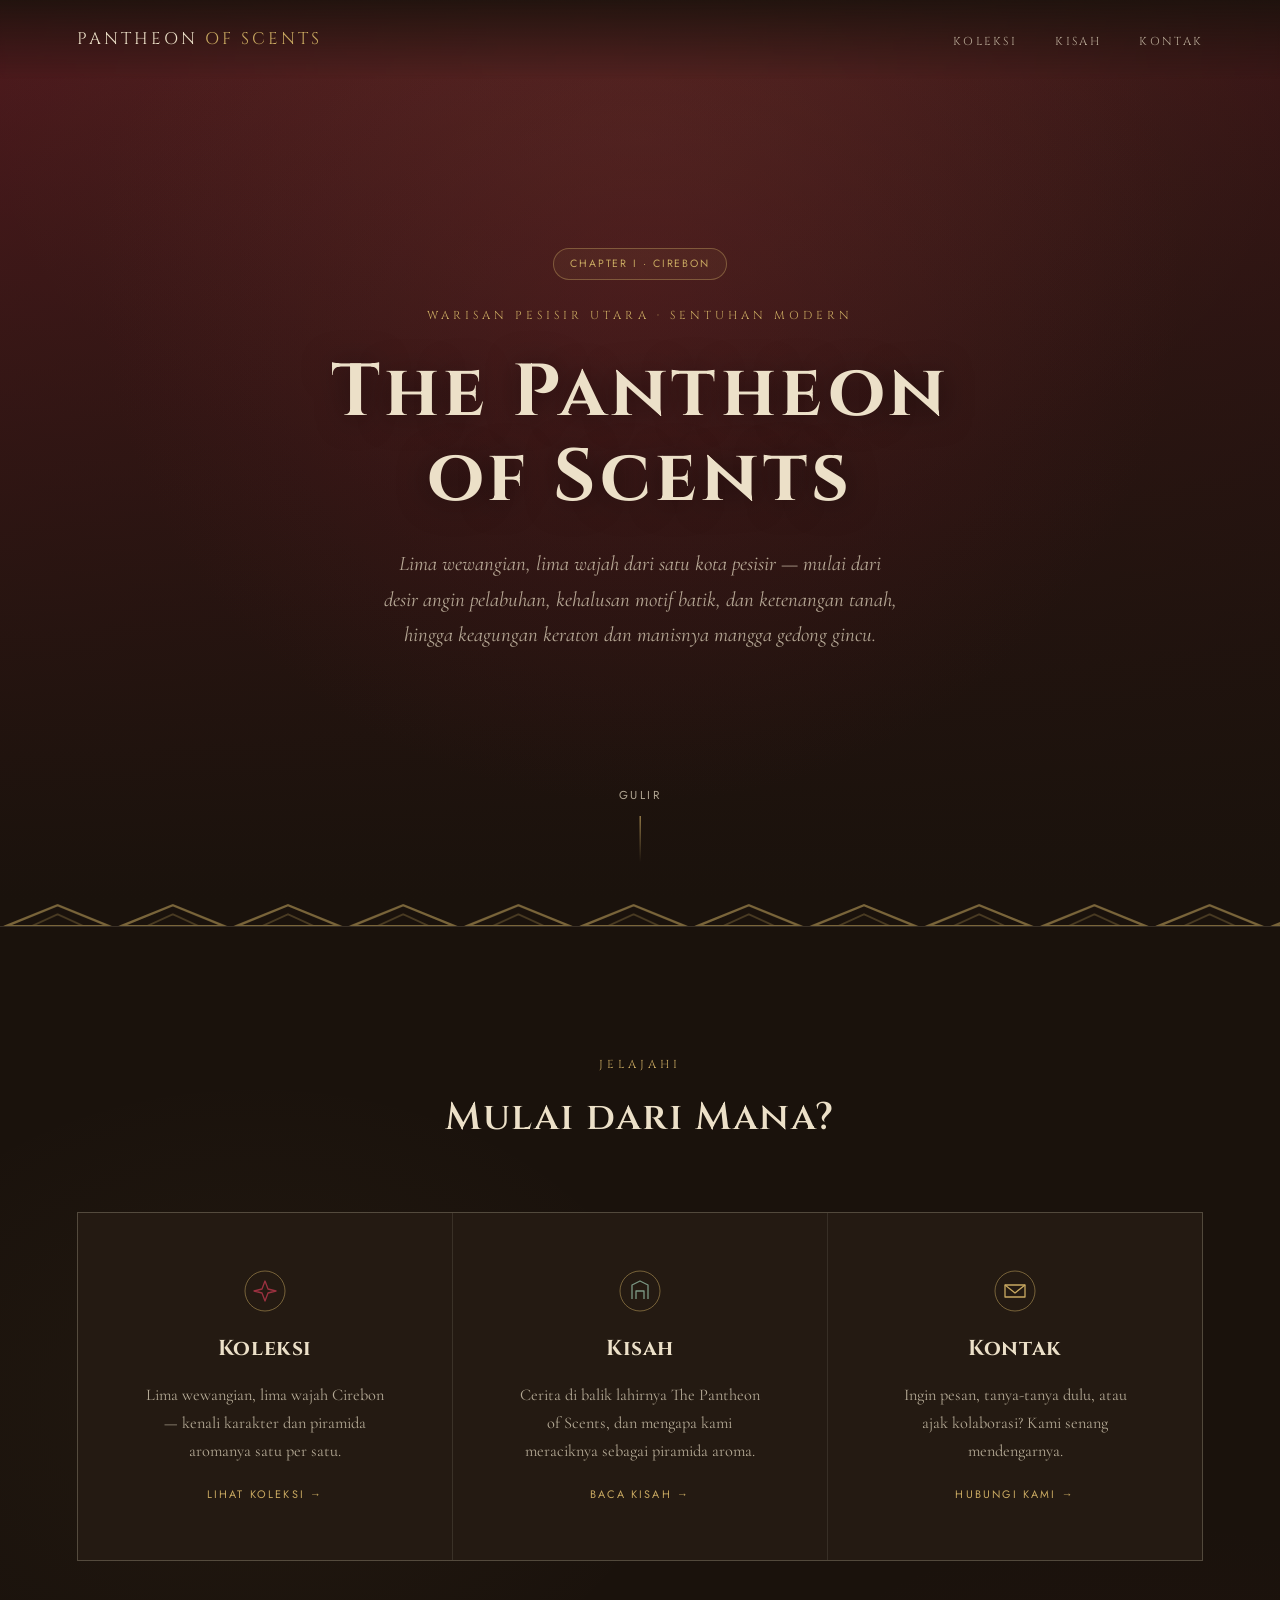
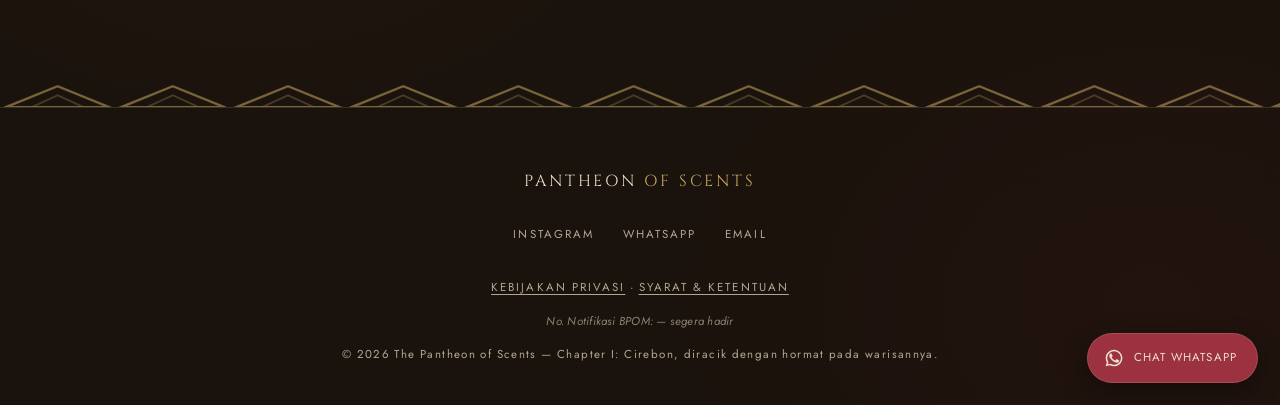
<file: index.html>
<!DOCTYPE html>
<html lang="id">
<head>
<meta charset="UTF-8">
<meta name="viewport" content="width=device-width, initial-scale=1.0">
<title>The Pantheon of Scents &mdash; Chapter I: Cirebon | 5 Scents of Heritage &amp; Progress</title>
<meta name="description" content="The Pantheon of Scents, Chapter I: Cirebon &mdash; angin pelabuhan, motif batik, tanah yang tenang, keagungan keraton, hingga segarnya mangga gedong gincu. Lima wewangian, satu kota, satu cerita.">
<link rel="canonical" href="https://thepantheonofscents.id/index.html">
<meta property="og:type" content="website">
<meta property="og:site_name" content="The Pantheon of Scents">
<meta property="og:title" content="The Pantheon of Scents &mdash; Chapter I: Cirebon">
<meta property="og:description" content="Lima wewangian yang menangkap jiwa Cirebon &mdash; dari desir angin pelabuhan sampai manisnya mangga gedong gincu.">
<!-- TODO: ganti og:image dengan gambar 1200x630px asli & upload ke domain, ganti canonical/url dengan domain asli -->
<meta property="og:image" content="https://thepantheonofscents.id/og-image.jpg">
<meta property="og:url" content="https://thepantheonofscents.id/index.html">
<meta name="twitter:card" content="summary_large_image">
<meta name="twitter:title" content="The Pantheon of Scents &mdash; Chapter I: Cirebon">
<meta name="twitter:description" content="Lima wewangian yang menangkap jiwa Cirebon, dari pelabuhan hingga keraton.">
<meta name="twitter:image" content="https://thepantheonofscents.id/og-image.jpg">
<link rel="icon" href="data:image/svg+xml,%3Csvg xmlns='http://www.w3.org/2000/svg' viewBox='0 0 100 100'%3E%3Crect width='100' height='100' fill='%23120b16'/%3E%3Ctext x='50' y='70' font-family='Georgia,serif' font-size='54' font-weight='bold' text-anchor='middle' fill='%23c9a961'%3EP%3C/text%3E%3C/svg%3E">
<link rel="preconnect" href="https://fonts.googleapis.com">
<link href="https://fonts.googleapis.com/css2?family=Cinzel:wght@400;600;700&family=Cormorant+Garamond:ital,wght@0,400;1,400&family=Jost:wght@400&display=swap" rel="stylesheet">
<link rel="stylesheet" href="style.css">
</head>
<body>
<a class="skip-link" href="#main">Langsung ke konten utama</a>

<nav>
  <a class="brand" href="index.html">Pantheon <span>of Scents</span></a>
  <ul>
    <li><a class="nav-link" href="koleksi.html">Koleksi</a></li>
    <li><a class="nav-link" href="kisah.html">Kisah</a></li>
    <li><a class="nav-link" href="kontak.html">Kontak</a></li>
  </ul>
</nav>

<header id="main" class="hero">
  <div class="hero-content">
    <span class="chapter-badge">Chapter I &middot; Cirebon</span>
    <span class="eyebrow">Warisan Pesisir Utara &middot; Sentuhan Modern</span>
    <h1>The Pantheon<br>of Scents</h1>
    <p class="sub">Lima wewangian, lima wajah dari satu kota pesisir &mdash; mulai dari desir angin pelabuhan, kehalusan motif batik, dan ketenangan tanah, hingga keagungan keraton dan manisnya mangga gedong gincu.</p>
  </div>
  <div class="scroll-cue" aria-hidden="true">
    <span class="label">Gulir</span>
    <span class="line"></span>
  </div>
</header>

<svg class="meander" viewBox="0 0 400 20" preserveAspectRatio="none" aria-hidden="true">
  <defs>
    <pattern id="key1" width="36" height="20" patternUnits="userSpaceOnUse">
      <path d="M2 20 L18 4 L34 20 Z" fill="none" stroke="#c9a961" stroke-width="1.4"/>
      <path d="M10 20 L18 11 L26 20" fill="none" stroke="#c9a961" stroke-width="1" opacity="0.5"/>
    </pattern>
  </defs>
  <rect width="400" height="20" fill="url(#key1)"/>
</svg>

<section class="hub">
  <div class="inner">
    <div class="section-head">
      <span class="eyebrow">Jelajahi</span>
      <h2>Mulai dari Mana?</h2>
    </div>
    <div class="hub-grid">
      <a class="hub-card" href="koleksi.html">
        <svg class="glyph" viewBox="0 0 44 44" fill="none" xmlns="http://www.w3.org/2000/svg" aria-hidden="true">
          <circle cx="22" cy="22" r="20" stroke="#c9a961" stroke-width="1" opacity="0.5"/>
          <path d="M22 12 L25 20 L33 22 L25 24 L22 32 L19 24 L11 22 L19 20 Z" stroke="#9c3140" stroke-width="1.3" stroke-linejoin="round"/>
        </svg>
        <h3>Koleksi</h3>
        <p>Lima wewangian, lima wajah Cirebon &mdash; kenali karakter dan piramida aromanya satu per satu.</p>
        <span class="go">Lihat Koleksi &rarr;</span>
      </a>
      <a class="hub-card" href="kisah.html">
        <svg class="glyph" viewBox="0 0 44 44" fill="none" xmlns="http://www.w3.org/2000/svg" aria-hidden="true">
          <circle cx="22" cy="22" r="20" stroke="#c9a961" stroke-width="1" opacity="0.5"/>
          <path d="M14 30 V16 L22 12 L30 16 V30" stroke="#7c9885" stroke-width="1.3" stroke-linejoin="round"/>
          <path d="M18 30 V22 H26 V30" stroke="#7c9885" stroke-width="1.3" stroke-linejoin="round"/>
        </svg>
        <h3>Kisah</h3>
        <p>Cerita di balik lahirnya The Pantheon of Scents, dan mengapa kami meraciknya sebagai piramida aroma.</p>
        <span class="go">Baca Kisah &rarr;</span>
      </a>
      <a class="hub-card" href="kontak.html">
        <svg class="glyph" viewBox="0 0 44 44" fill="none" xmlns="http://www.w3.org/2000/svg" aria-hidden="true">
          <circle cx="22" cy="22" r="20" stroke="#c9a961" stroke-width="1" opacity="0.5"/>
          <path d="M12 16 H32 V28 H12 Z" stroke="#c9a961" stroke-width="1.3" stroke-linejoin="round"/>
          <path d="M12 16 L22 24 L32 16" stroke="#c9a961" stroke-width="1.3" stroke-linejoin="round"/>
        </svg>
        <h3>Kontak</h3>
        <p>Ingin pesan, tanya-tanya dulu, atau ajak kolaborasi? Kami senang mendengarnya.</p>
        <span class="go">Hubungi Kami &rarr;</span>
      </a>
    </div>
  </div>
</section>

<svg class="meander" viewBox="0 0 400 20" preserveAspectRatio="none" aria-hidden="true">
  <defs>
    <pattern id="key2" width="36" height="20" patternUnits="userSpaceOnUse">
      <path d="M2 20 L18 4 L34 20 Z" fill="none" stroke="#c9a961" stroke-width="1.4"/>
      <path d="M10 20 L18 11 L26 20" fill="none" stroke="#c9a961" stroke-width="1" opacity="0.5"/>
    </pattern>
  </defs>
  <rect width="400" height="20" fill="url(#key2)"/>
</svg>

<footer>
  <a class="brand" href="index.html">Pantheon <span style="color:var(--gold)">of Scents</span></a>
  <ul>
    <li><a href="https://instagram.com/thepantheonofscents" target="_blank" rel="noopener">Instagram</a></li>
    <li><a href="https://wa.me/6281234567890" target="_blank" rel="noopener">WhatsApp</a></li>
    <li><a href="mailto:hello@thepantheonofscents.id">Email</a></li>
  </ul>
  <p class="legal-links"><a href="privasi.html">Kebijakan Privasi</a> &middot; <a href="syarat.html">Syarat &amp; Ketentuan</a></p>
  <p class="bpom-note"><!-- TODO: cantumkan nomor notifikasi BPOM asli produk di sini --> No. Notifikasi BPOM: &mdash; segera hadir</p>
  <p>&copy; 2026 The Pantheon of Scents &mdash; Chapter I: Cirebon, diracik dengan hormat pada warisannya.</p>
</footer>

<a class="wa-float" href="https://wa.me/6281234567890?text=Halo%2C%20saya%20ingin%20bertanya%20tentang%20The%20Pantheon%20of%20Scents" target="_blank" rel="noopener" aria-label="Chat via WhatsApp">
  <svg viewBox="0 0 24 24" fill="currentColor" aria-hidden="true"><path d="M17.47 14.38c-.29-.15-1.7-.84-1.97-.93-.26-.1-.46-.15-.65.15-.2.29-.75.93-.92 1.12-.17.2-.34.22-.63.08-.29-.15-1.22-.45-2.32-1.44-.86-.76-1.44-1.7-1.6-1.99-.17-.29-.02-.45.13-.6.13-.13.29-.34.44-.51.15-.17.2-.29.29-.48.1-.2.05-.37-.02-.51-.08-.15-.65-1.58-.9-2.16-.24-.57-.48-.5-.65-.5-.17-.01-.37-.01-.56-.01-.2 0-.51.07-.78.37-.26.29-1.02 1-1.02 2.43s1.05 2.82 1.19 3.02c.15.2 2.06 3.15 5 4.42.7.3 1.24.48 1.67.61.7.22 1.34.19 1.84.12.56-.08 1.7-.7 1.94-1.37.24-.68.24-1.26.17-1.38-.07-.12-.26-.2-.55-.34z"/><path d="M12.02 2C6.5 2 2 6.48 2 11.99c0 1.87.51 3.63 1.4 5.14L2 22l5.02-1.31a10 10 0 0 0 5 1.35h.01c5.52 0 10-4.48 10-9.99C22.02 6.48 17.53 2 12.02 2zm0 18.13a8.1 8.1 0 0 1-4.14-1.13l-.3-.18-3 .78.8-2.92-.19-.3a8.11 8.11 0 0 1-1.24-4.34c0-4.49 3.66-8.14 8.16-8.14 4.49 0 8.14 3.65 8.14 8.14 0 4.5-3.65 8.09-8.23 8.09z"/></svg>
  <span>Chat WhatsApp</span>
</a>

<script src="main.js"></script>

</body>
</html>
</file>
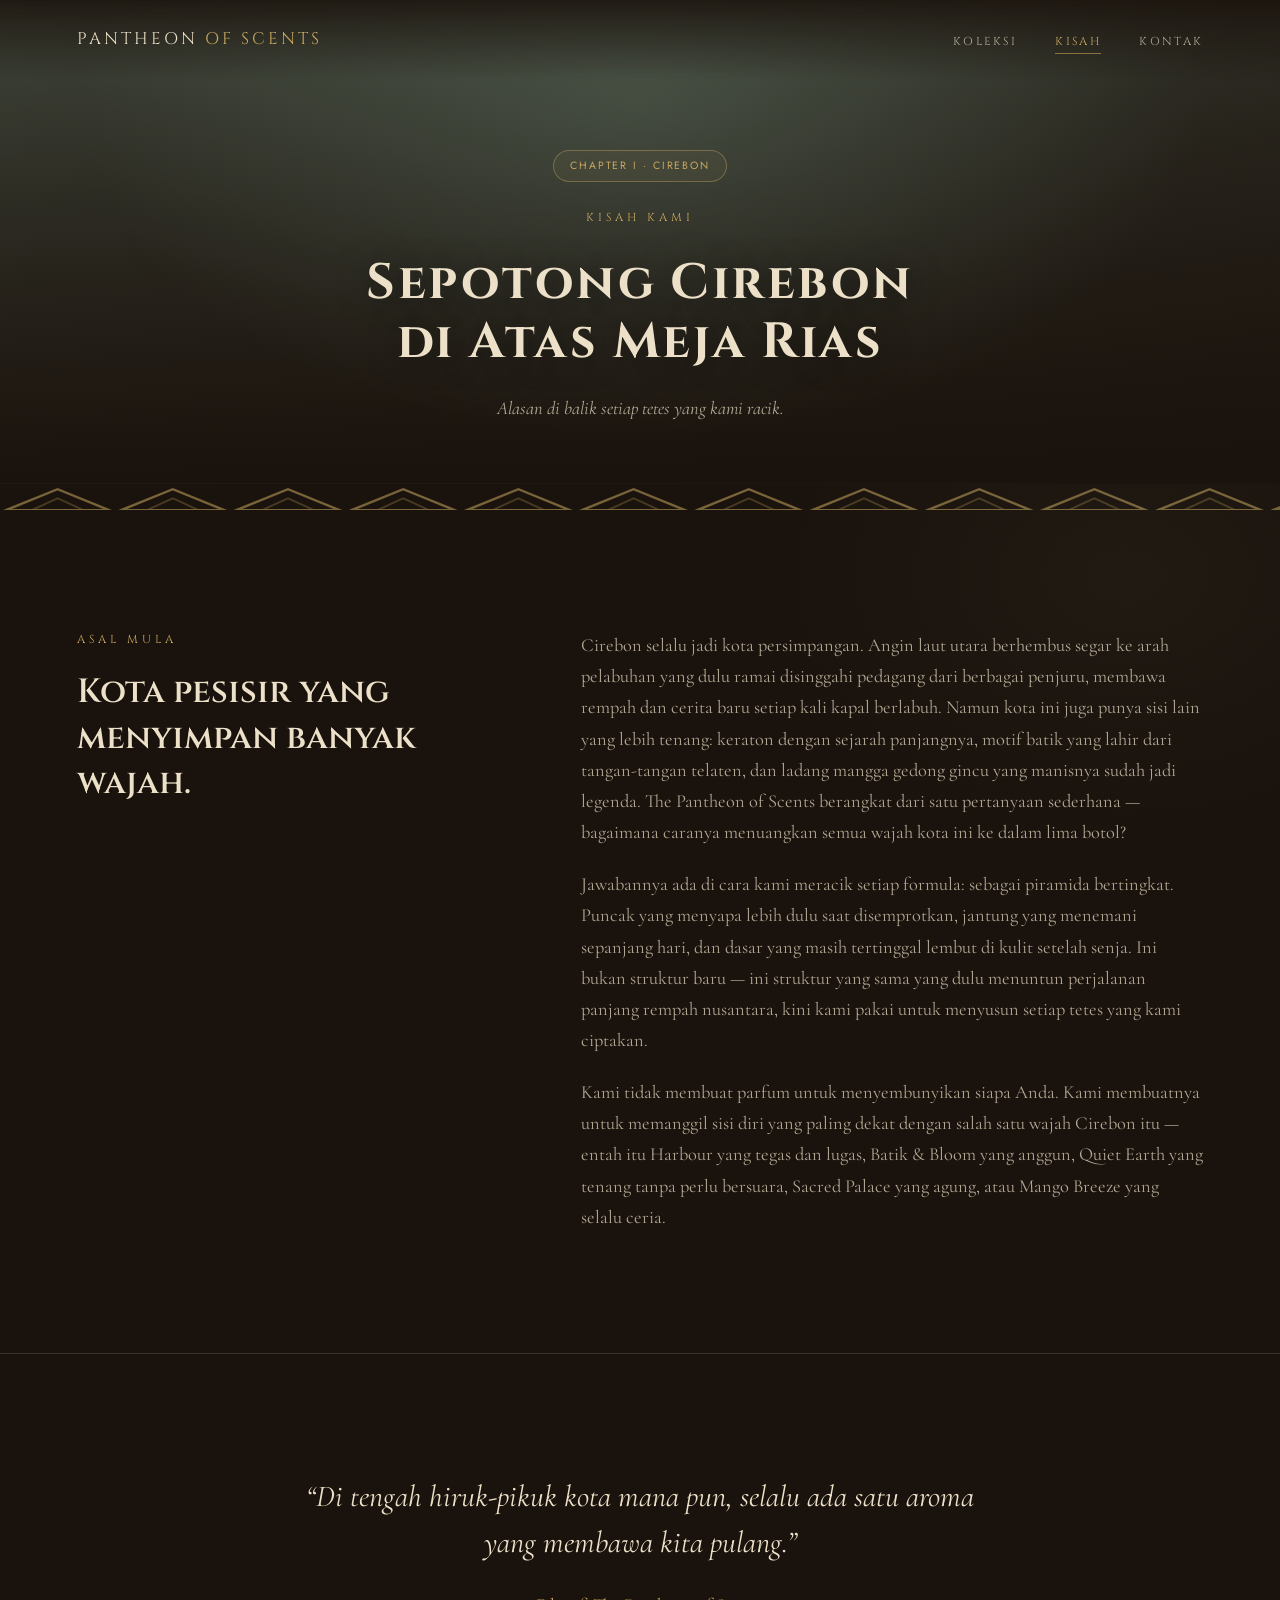
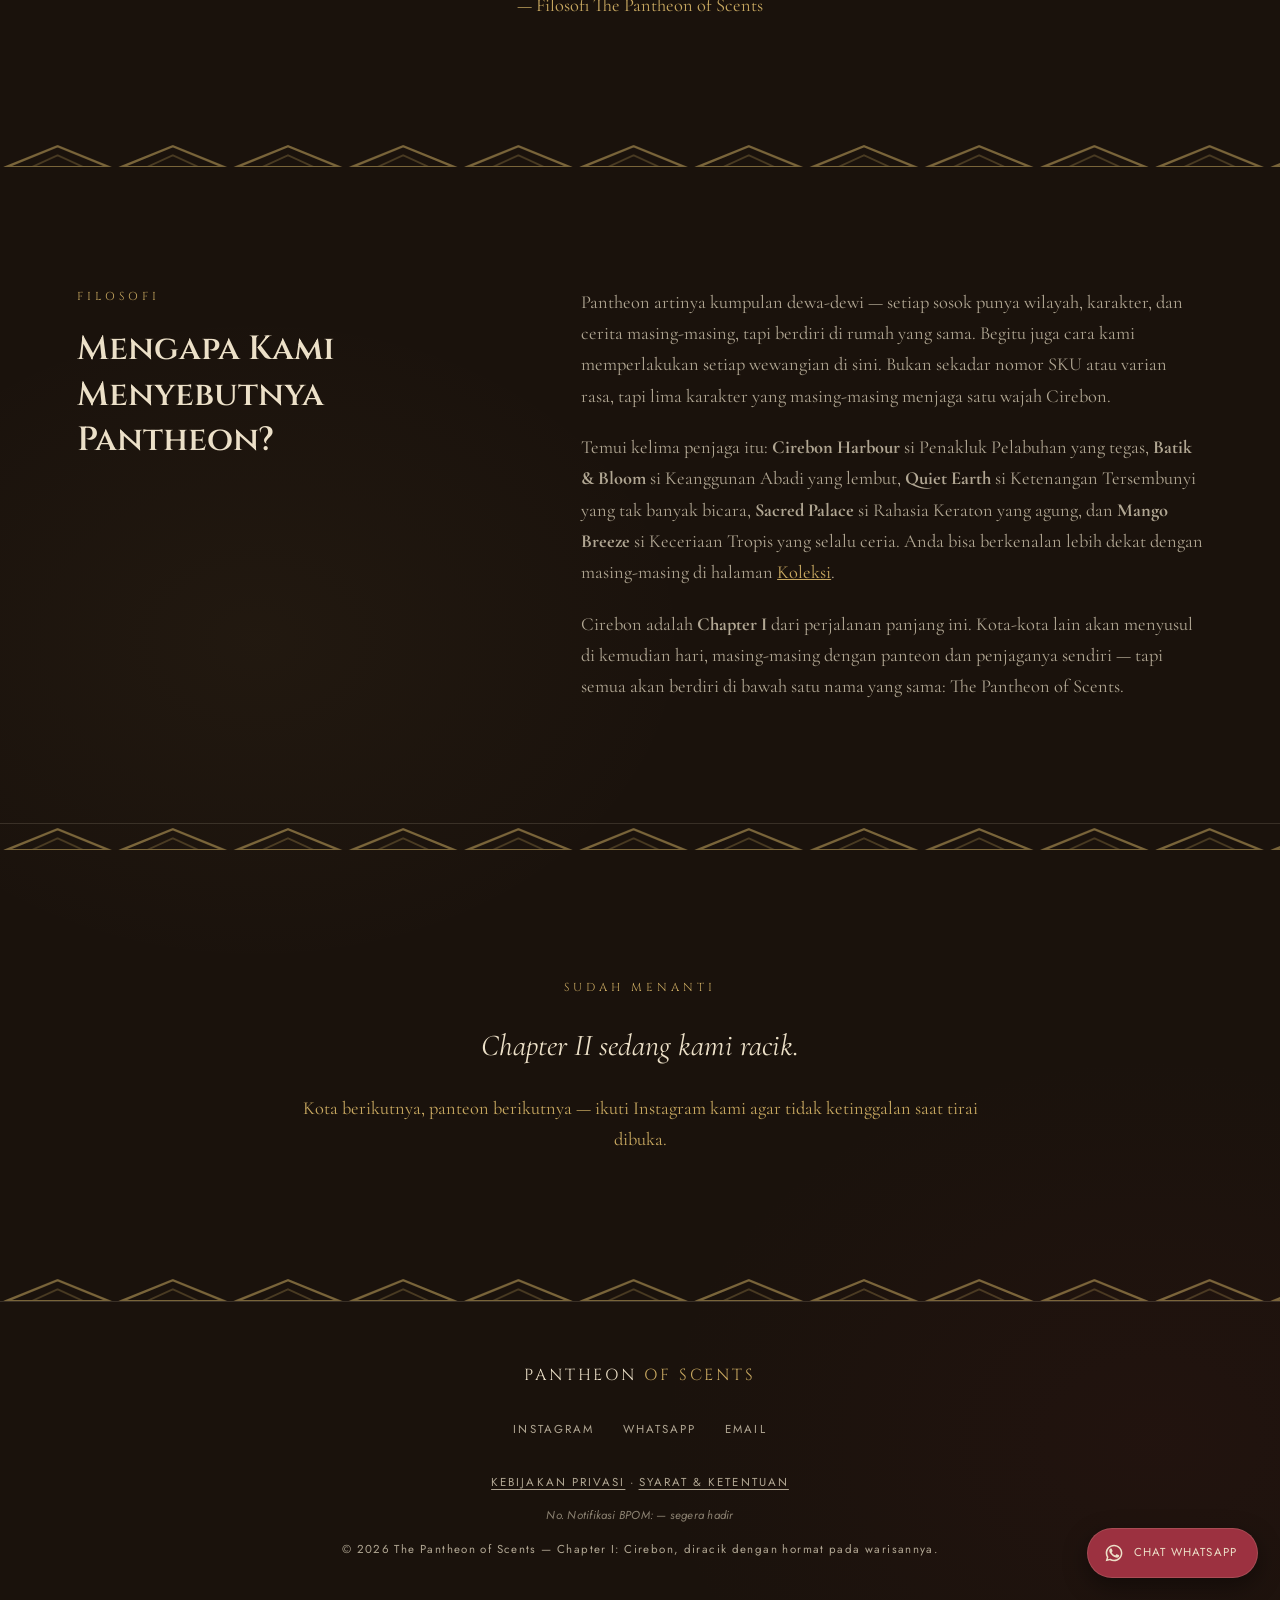
<file: kisah.html>
<!DOCTYPE html>
<html lang="id">
<head>
<meta charset="UTF-8">
<meta name="viewport" content="width=device-width, initial-scale=1.0">
<title>Kisah Kami — Chapter I: Cirebon | The Pantheon of Scents</title>
<meta name="description" content="Kisah di balik The Pantheon of Scents: bagaimana angin pelabuhan, motif batik, tanah yang tenang, keagungan keraton, dan manisnya mangga gedong gincu dituang ke dalam lima wewangian.">
<link rel="canonical" href="https://thepantheonofscents.id/kisah.html">
<meta property="og:type" content="website">
<meta property="og:site_name" content="The Pantheon of Scents">
<meta property="og:title" content="Kisah Kami — Chapter I: Cirebon | The Pantheon of Scents">
<meta property="og:description" content="Angin pesisir, rempah sejarah, dan ketenangan tradisi Cirebon &mdash; dituang menjadi lima wewangian.">
<!-- TODO: ganti og:image dengan gambar 1200x630px asli & upload ke domain, ganti canonical/url dengan domain asli -->
<meta property="og:image" content="https://thepantheonofscents.id/og-image.jpg">
<meta property="og:url" content="https://thepantheonofscents.id/kisah.html">
<meta name="twitter:card" content="summary_large_image">
<meta name="twitter:title" content="Kisah Kami — Chapter I: Cirebon | The Pantheon of Scents">
<meta name="twitter:description" content="Angin pesisir, rempah sejarah, dan ketenangan tradisi Cirebon &mdash; dituang menjadi lima wewangian.">
<meta name="twitter:image" content="https://thepantheonofscents.id/og-image.jpg">
<link rel="icon" href="data:image/svg+xml,%3Csvg xmlns='http://www.w3.org/2000/svg' viewBox='0 0 100 100'%3E%3Crect width='100' height='100' fill='%23120b16'/%3E%3Ctext x='50' y='70' font-family='Georgia,serif' font-size='54' font-weight='bold' text-anchor='middle' fill='%23c9a961'%3EP%3C/text%3E%3C/svg%3E">
<link rel="preconnect" href="https://fonts.googleapis.com">
<link href="https://fonts.googleapis.com/css2?family=Cinzel:wght@400;600;700&family=Cormorant+Garamond:ital,wght@0,400;1,400&family=Jost:wght@400&display=swap" rel="stylesheet">
<link rel="stylesheet" href="style.css">
</head>
<body>
<a class="skip-link" href="#main">Langsung ke konten utama</a>

<nav>
  <a class="brand" href="index.html">Pantheon <span>of Scents</span></a>
  <ul>
    <li><a class="nav-link" href="koleksi.html">Koleksi</a></li>
    <li><a class="nav-link active" href="kisah.html">Kisah</a></li>
    <li><a class="nav-link" href="kontak.html">Kontak</a></li>
  </ul>
</nav>

<header id="main" class="page-header page-header--kisah">
  <div class="page-header-content">
    <span class="chapter-badge">Chapter I &middot; Cirebon</span>
    <span class="eyebrow">Kisah Kami</span>
    <h1>Sepotong Cirebon<br>di Atas Meja Rias</h1>
    <p class="sub">Alasan di balik setiap tetes yang kami racik.</p>
  </div>
</header>

<svg class="meander" viewBox="0 0 400 20" preserveAspectRatio="none" aria-hidden="true">
  <defs>
    <pattern id="key1" width="36" height="20" patternUnits="userSpaceOnUse">
      <path d="M2 20 L18 4 L34 20 Z" fill="none" stroke="#c9a961" stroke-width="1.4"/>
      <path d="M10 20 L18 11 L26 20" fill="none" stroke="#c9a961" stroke-width="1" opacity="0.5"/>
    </pattern>
  </defs>
  <rect width="400" height="20" fill="url(#key1)"/>
</svg>

<section class="intro">
  <div class="inner">
    <div>
      <span class="eyebrow">Asal Mula</span>
      <h2>Kota pesisir yang<br>menyimpan banyak wajah.</h2>
    </div>
    <div class="copy">
      <p>Cirebon selalu jadi kota persimpangan. Angin laut utara berhembus segar ke arah pelabuhan yang dulu ramai disinggahi pedagang dari berbagai penjuru, membawa rempah dan cerita baru setiap kali kapal berlabuh. Namun kota ini juga punya sisi lain yang lebih tenang: keraton dengan sejarah panjangnya, motif batik yang lahir dari tangan-tangan telaten, dan ladang mangga gedong gincu yang manisnya sudah jadi legenda. The Pantheon of Scents berangkat dari satu pertanyaan sederhana &mdash; bagaimana caranya menuangkan semua wajah kota ini ke dalam lima botol?</p>
      <p>Jawabannya ada di cara kami meracik setiap formula: sebagai piramida bertingkat. Puncak yang menyapa lebih dulu saat disemprotkan, jantung yang menemani sepanjang hari, dan dasar yang masih tertinggal lembut di kulit setelah senja. Ini bukan struktur baru &mdash; ini struktur yang sama yang dulu menuntun perjalanan panjang rempah nusantara, kini kami pakai untuk menyusun setiap tetes yang kami ciptakan.</p>
      <p>Kami tidak membuat parfum untuk menyembunyikan siapa Anda. Kami membuatnya untuk memanggil sisi diri yang paling dekat dengan salah satu wajah Cirebon itu &mdash; entah itu Harbour yang tegas dan lugas, Batik &amp; Bloom yang anggun, Quiet Earth yang tenang tanpa perlu bersuara, Sacred Palace yang agung, atau Mango Breeze yang selalu ceria.</p>
    </div>
  </div>
</section>

<section class="ritual">
  <div class="inner">
    <blockquote>&ldquo;Di tengah hiruk-pikuk kota mana pun, selalu ada satu aroma yang membawa kita pulang.&rdquo;</blockquote>
    <cite>&mdash; Filosofi The Pantheon of Scents</cite>
  </div>
</section>

<svg class="meander" viewBox="0 0 400 20" preserveAspectRatio="none" aria-hidden="true">
  <defs>
    <pattern id="key-pantheon" width="36" height="20" patternUnits="userSpaceOnUse">
      <path d="M2 20 L18 4 L34 20 Z" fill="none" stroke="#c9a961" stroke-width="1.4"/>
      <path d="M10 20 L18 11 L26 20" fill="none" stroke="#c9a961" stroke-width="1" opacity="0.5"/>
    </pattern>
  </defs>
  <rect width="400" height="20" fill="url(#key-pantheon)"/>
</svg>

<section class="intro">
  <div class="inner">
    <div>
      <span class="eyebrow">Filosofi</span>
      <h2>Mengapa Kami<br>Menyebutnya Pantheon?</h2>
    </div>
    <div class="copy">
      <p>Pantheon artinya kumpulan dewa-dewi &mdash; setiap sosok punya wilayah, karakter, dan cerita masing-masing, tapi berdiri di rumah yang sama. Begitu juga cara kami memperlakukan setiap wewangian di sini. Bukan sekadar nomor SKU atau varian rasa, tapi lima karakter yang masing-masing menjaga satu wajah Cirebon.</p>
      <p>Temui kelima penjaga itu: <strong>Cirebon Harbour</strong> si Penakluk Pelabuhan yang tegas, <strong>Batik &amp; Bloom</strong> si Keanggunan Abadi yang lembut, <strong>Quiet Earth</strong> si Ketenangan Tersembunyi yang tak banyak bicara, <strong>Sacred Palace</strong> si Rahasia Keraton yang agung, dan <strong>Mango Breeze</strong> si Keceriaan Tropis yang selalu ceria. Anda bisa berkenalan lebih dekat dengan masing-masing di halaman <a href="koleksi.html" style="color:var(--gold)">Koleksi</a>.</p>
      <p>Cirebon adalah <strong>Chapter I</strong> dari perjalanan panjang ini. Kota-kota lain akan menyusul di kemudian hari, masing-masing dengan panteon dan penjaganya sendiri &mdash; tapi semua akan berdiri di bawah satu nama yang sama: The Pantheon of Scents.</p>
    </div>
  </div>
</section>

<svg class="meander" viewBox="0 0 400 20" preserveAspectRatio="none" aria-hidden="true">
  <defs>
    <pattern id="key2" width="36" height="20" patternUnits="userSpaceOnUse">
      <path d="M2 20 L18 4 L34 20 Z" fill="none" stroke="#c9a961" stroke-width="1.4"/>
      <path d="M10 20 L18 11 L26 20" fill="none" stroke="#c9a961" stroke-width="1" opacity="0.5"/>
    </pattern>
  </defs>
  <rect width="400" height="20" fill="url(#key2)"/>
</svg>

<section class="ritual">
  <div class="inner">
    <span class="eyebrow">Sudah Menanti</span>
    <blockquote>Chapter II sedang kami racik.</blockquote>
    <cite>Kota berikutnya, panteon berikutnya &mdash; ikuti Instagram kami agar tidak ketinggalan saat tirai dibuka.</cite>
  </div>
</section>

<svg class="meander" viewBox="0 0 400 20" preserveAspectRatio="none" aria-hidden="true">
  <defs>
    <pattern id="key3" width="36" height="20" patternUnits="userSpaceOnUse">
      <path d="M2 20 L18 4 L34 20 Z" fill="none" stroke="#c9a961" stroke-width="1.4"/>
      <path d="M10 20 L18 11 L26 20" fill="none" stroke="#c9a961" stroke-width="1" opacity="0.5"/>
    </pattern>
  </defs>
  <rect width="400" height="20" fill="url(#key3)"/>
</svg>

<footer>
  <a class="brand" href="index.html">Pantheon <span style="color:var(--gold)">of Scents</span></a>
  <ul>
    <li><a href="https://instagram.com/thepantheonofscents" target="_blank" rel="noopener">Instagram</a></li>
    <li><a href="https://wa.me/6281234567890" target="_blank" rel="noopener">WhatsApp</a></li>
    <li><a href="mailto:hello@thepantheonofscents.id">Email</a></li>
  </ul>
  <p class="legal-links"><a href="privasi.html">Kebijakan Privasi</a> &middot; <a href="syarat.html">Syarat &amp; Ketentuan</a></p>
  <p class="bpom-note"><!-- TODO: cantumkan nomor notifikasi BPOM asli produk di sini --> No. Notifikasi BPOM: &mdash; segera hadir</p>
  <p>&copy; 2026 The Pantheon of Scents &mdash; Chapter I: Cirebon, diracik dengan hormat pada warisannya.</p>
</footer>

<a class="wa-float" href="https://wa.me/6281234567890?text=Halo%2C%20saya%20ingin%20bertanya%20tentang%20The%20Pantheon%20of%20Scents" target="_blank" rel="noopener" aria-label="Chat via WhatsApp">
  <svg viewBox="0 0 24 24" fill="currentColor" aria-hidden="true"><path d="M17.47 14.38c-.29-.15-1.7-.84-1.97-.93-.26-.1-.46-.15-.65.15-.2.29-.75.93-.92 1.12-.17.2-.34.22-.63.08-.29-.15-1.22-.45-2.32-1.44-.86-.76-1.44-1.7-1.6-1.99-.17-.29-.02-.45.13-.6.13-.13.29-.34.44-.51.15-.17.2-.29.29-.48.1-.2.05-.37-.02-.51-.08-.15-.65-1.58-.9-2.16-.24-.57-.48-.5-.65-.5-.17-.01-.37-.01-.56-.01-.2 0-.51.07-.78.37-.26.29-1.02 1-1.02 2.43s1.05 2.82 1.19 3.02c.15.2 2.06 3.15 5 4.42.7.3 1.24.48 1.67.61.7.22 1.34.19 1.84.12.56-.08 1.7-.7 1.94-1.37.24-.68.24-1.26.17-1.38-.07-.12-.26-.2-.55-.34z"/><path d="M12.02 2C6.5 2 2 6.48 2 11.99c0 1.87.51 3.63 1.4 5.14L2 22l5.02-1.31a10 10 0 0 0 5 1.35h.01c5.52 0 10-4.48 10-9.99C22.02 6.48 17.53 2 12.02 2zm0 18.13a8.1 8.1 0 0 1-4.14-1.13l-.3-.18-3 .78.8-2.92-.19-.3a8.11 8.11 0 0 1-1.24-4.34c0-4.49 3.66-8.14 8.16-8.14 4.49 0 8.14 3.65 8.14 8.14 0 4.5-3.65 8.09-8.23 8.09z"/></svg>
  <span>Chat WhatsApp</span>
</a>

<script src="main.js"></script>

</body>
</html>
</file>
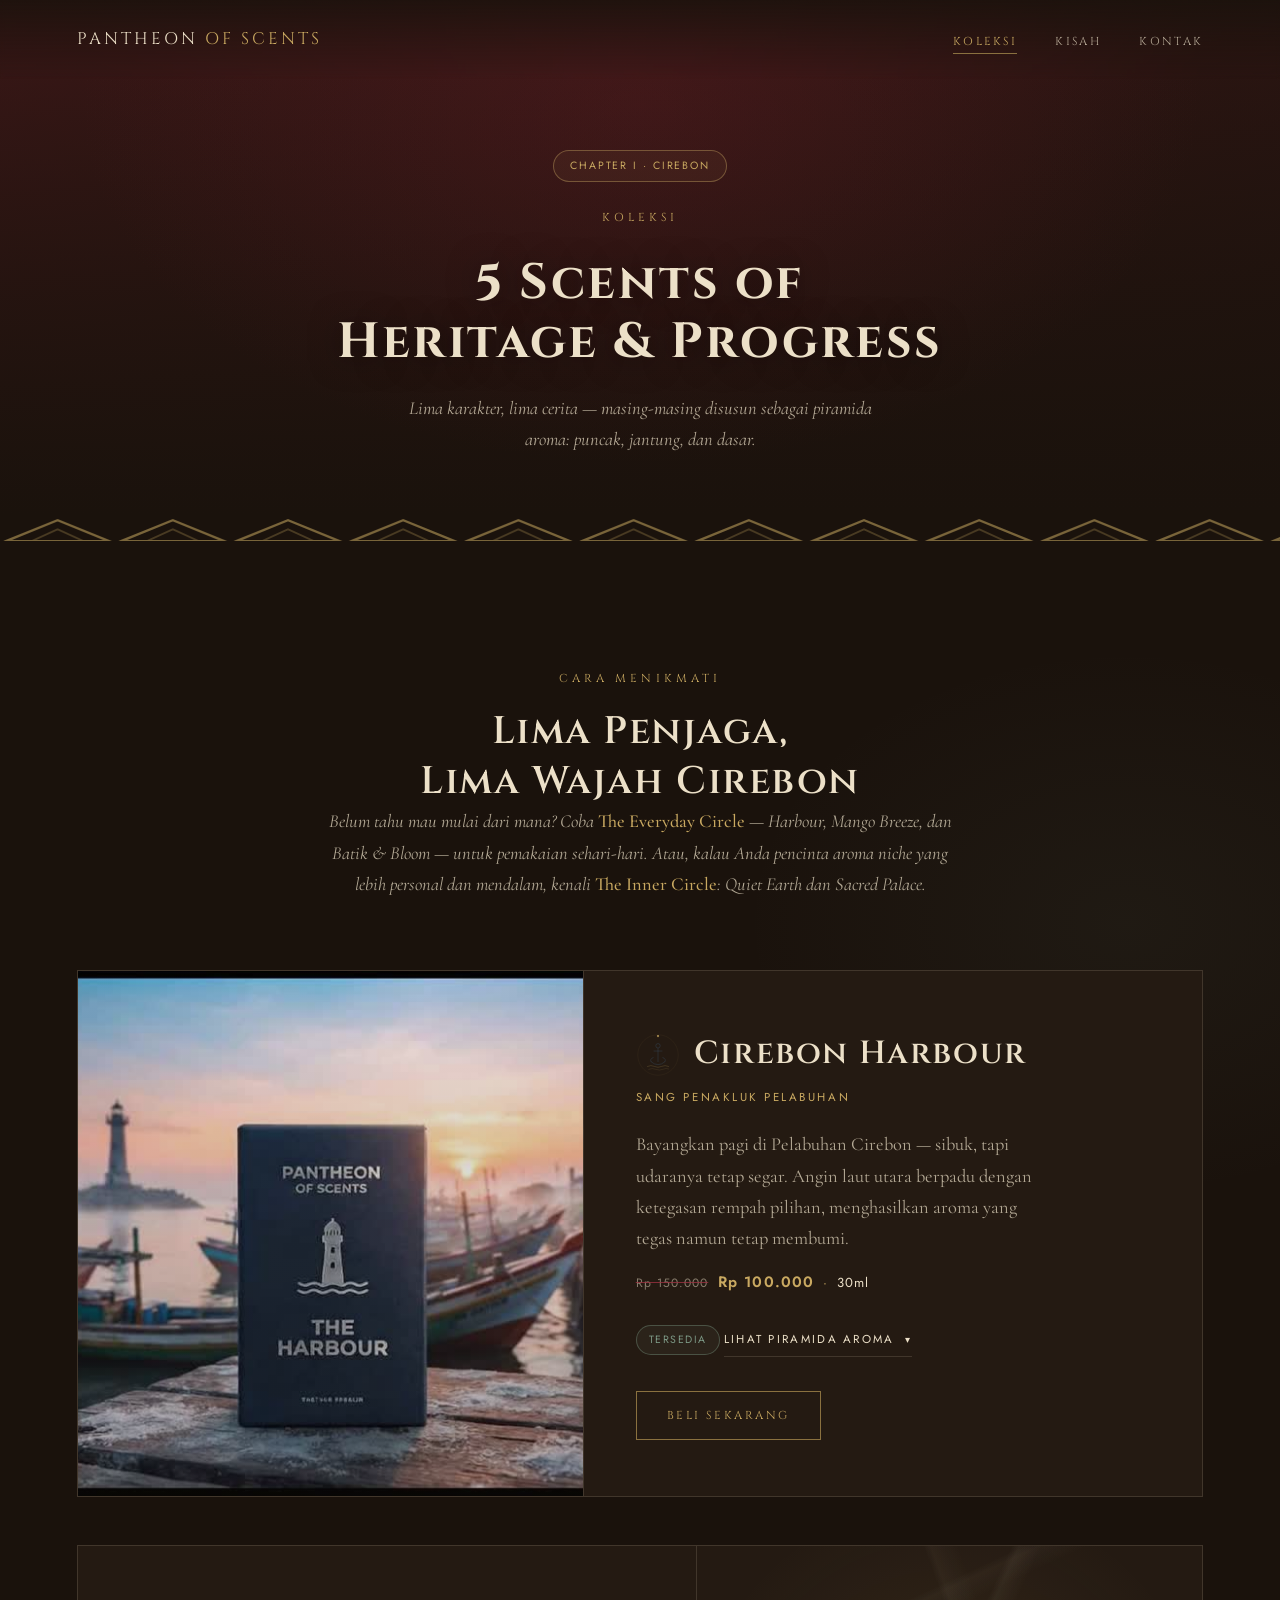
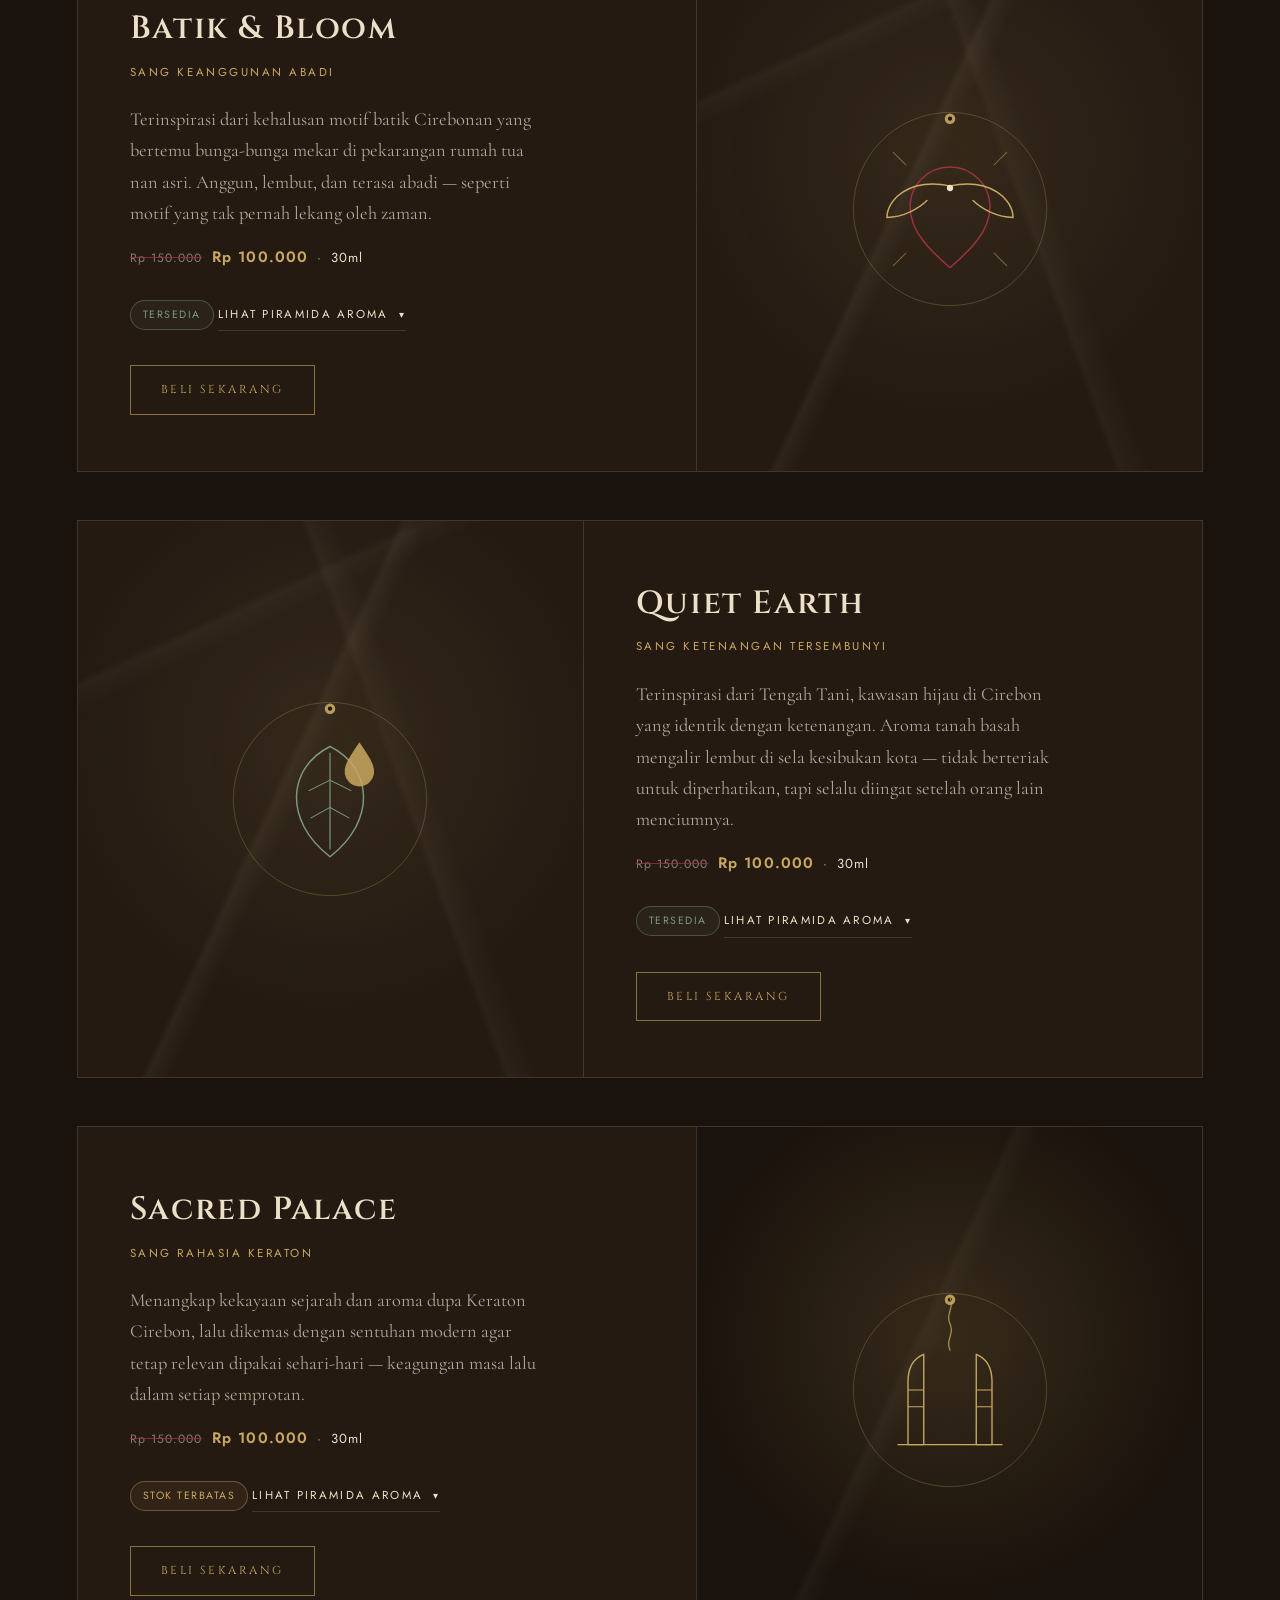
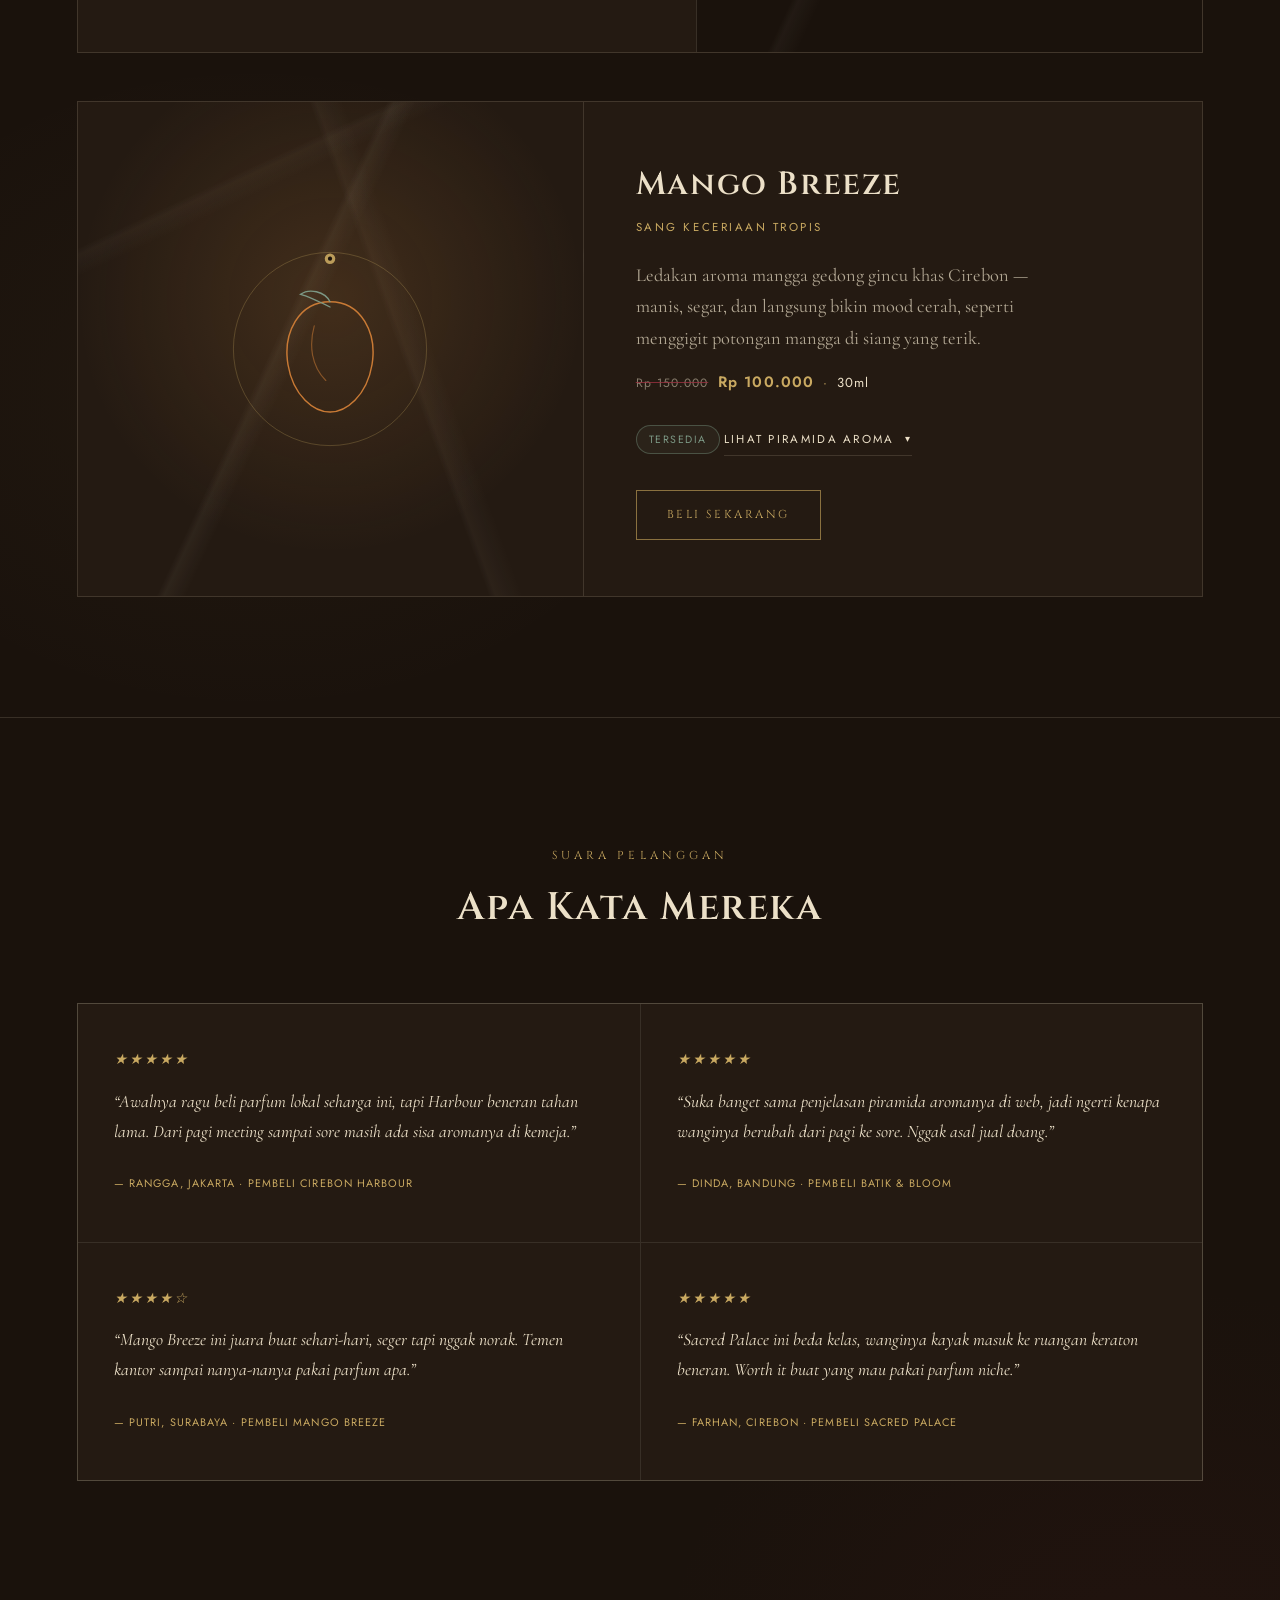
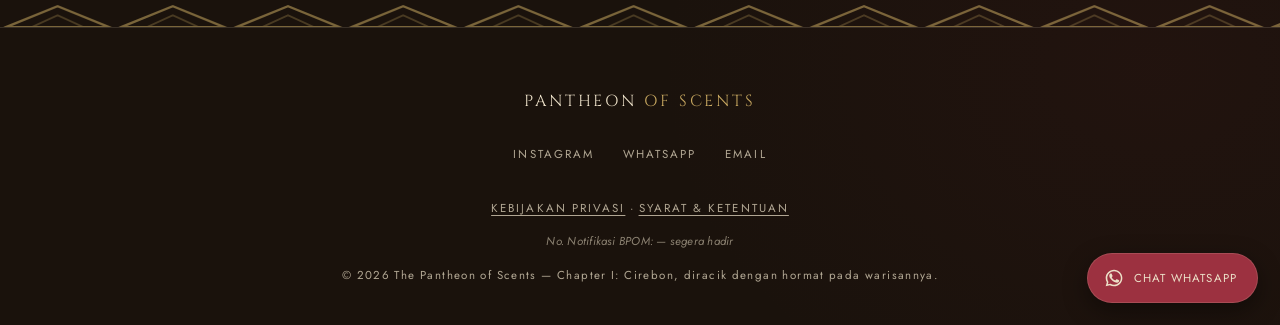
<file: koleksi.html>
<!DOCTYPE html>
<html lang="id">
<head>
<meta charset="UTF-8">
<meta name="viewport" content="width=device-width, initial-scale=1.0">
<title>Koleksi — Chapter I: Cirebon | The Pantheon of Scents</title>
<meta name="description" content="Lima wewangian, lima wajah Cirebon: Cirebon Harbour, Batik &amp; Bloom, Quiet Earth, Sacred Palace, dan Mango Breeze. Jelajahi piramida aroma tiap varian.">
<link rel="canonical" href="https://thepantheonofscents.id/koleksi.html">
<meta property="og:type" content="website">
<meta property="og:site_name" content="The Pantheon of Scents">
<meta property="og:title" content="Koleksi — Chapter I: Cirebon | The Pantheon of Scents">
<meta property="og:description" content="Lima wewangian, lima wajah Cirebon. Setiap formula disusun sebagai piramida aroma — puncak, jantung, dan dasar.">
<!-- TODO: ganti og:image dengan gambar 1200x630px asli & upload ke domain, ganti canonical/url dengan domain asli -->
<meta property="og:image" content="https://thepantheonofscents.id/og-image.jpg">
<meta property="og:url" content="https://thepantheonofscents.id/koleksi.html">
<meta name="twitter:card" content="summary_large_image">
<meta name="twitter:title" content="Koleksi — Chapter I: Cirebon | The Pantheon of Scents">
<meta name="twitter:description" content="Lima wewangian, lima wajah Cirebon. Jelajahi piramida aroma tiap varian.">
<meta name="twitter:image" content="https://thepantheonofscents.id/og-image.jpg">
<link rel="icon" href="data:image/svg+xml,%3Csvg xmlns='http://www.w3.org/2000/svg' viewBox='0 0 100 100'%3E%3Crect width='100' height='100' fill='%23120b16'/%3E%3Ctext x='50' y='70' font-family='Georgia,serif' font-size='54' font-weight='bold' text-anchor='middle' fill='%23c9a961'%3EP%3C/text%3E%3C/svg%3E">
<link rel="preconnect" href="https://fonts.googleapis.com">
<link href="https://fonts.googleapis.com/css2?family=Cinzel:wght@400;600;700&family=Cormorant+Garamond:ital,wght@0,400;1,400&family=Jost:wght@400&display=swap" rel="stylesheet">
<link rel="stylesheet" href="style.css">
<!-- TODO: update price, availability, and image URLs with real values before launch -->
<script type="application/ld+json">
{
  "@context": "https://schema.org",
  "@graph": [
    {
      "@type": "Product",
      "name": "Cirebon Harbour",
      "description": "Suasana pagi di Pelabuhan Cirebon yang sibuk namun tetap segar, berpadu angin laut utara dan ketegasan rempah pilihan.",
      "brand": { "@type": "Brand", "name": "The Pantheon of Scents" },
      "url": "https://thepantheonofscents.id/koleksi.html#harbour",
      "offers": {
        "@type": "Offer",
        "priceCurrency": "IDR",
        "price": "750000",
        "availability": "https://schema.org/InStock",
        "url": "https://thepantheonofscents.id/koleksi.html#harbour"
      }
    },
    {
      "@type": "Product",
      "name": "Batik & Bloom",
      "description": "Kehalusan motif batik Cirebonan bertemu bunga-bunga mekar di pekarangan rumah tua, keanggunan yang tak lekang oleh waktu.",
      "brand": { "@type": "Brand", "name": "The Pantheon of Scents" },
      "url": "https://thepantheonofscents.id/koleksi.html#batik-bloom",
      "offers": {
        "@type": "Offer",
        "priceCurrency": "IDR",
        "price": "850000",
        "availability": "https://schema.org/InStock",
        "url": "https://thepantheonofscents.id/koleksi.html#batik-bloom"
      }
    },
    {
      "@type": "Product",
      "name": "Quiet Earth",
      "description": "Aroma tanah basah dan ketenangan di sela kesibukan kota, skin-scent modern yang lembut namun selalu diingat.",
      "brand": { "@type": "Brand", "name": "The Pantheon of Scents" },
      "url": "https://thepantheonofscents.id/koleksi.html#quiet-earth",
      "offers": {
        "@type": "Offer",
        "priceCurrency": "IDR",
        "price": "800000",
        "availability": "https://schema.org/InStock",
        "url": "https://thepantheonofscents.id/koleksi.html#quiet-earth"
      }
    },
    {
      "@type": "Product",
      "name": "Sacred Palace",
      "description": "Kekayaan sejarah dan aroma dupa Keraton Cirebon, dituang dalam oud mewah yang dikemas dengan sentuhan modern.",
      "brand": { "@type": "Brand", "name": "The Pantheon of Scents" },
      "url": "https://thepantheonofscents.id/koleksi.html#sacred-palace",
      "offers": {
        "@type": "Offer",
        "priceCurrency": "IDR",
        "price": "1250000",
        "availability": "https://schema.org/LimitedAvailability",
        "url": "https://thepantheonofscents.id/koleksi.html#sacred-palace"
      }
    },
    {
      "@type": "Product",
      "name": "Mango Breeze",
      "description": "Ledakan segar mangga gedong gincu khas Cirebon, manis dan ceria untuk pemakaian sehari-hari.",
      "brand": { "@type": "Brand", "name": "The Pantheon of Scents" },
      "url": "https://thepantheonofscents.id/koleksi.html#mango-breeze",
      "offers": {
        "@type": "Offer",
        "priceCurrency": "IDR",
        "price": "700000",
        "availability": "https://schema.org/InStock",
        "url": "https://thepantheonofscents.id/koleksi.html#mango-breeze"
      }
    }
  ]
}
</script>
</head>
<body>
<a class="skip-link" href="#main">Langsung ke konten utama</a>

<nav>
  <a class="brand" href="index.html">Pantheon <span>of Scents</span></a>
  <ul>
    <li><a class="nav-link active" href="koleksi.html">Koleksi</a></li>
    <li><a class="nav-link" href="kisah.html">Kisah</a></li>
    <li><a class="nav-link" href="kontak.html">Kontak</a></li>
  </ul>
</nav>

<header id="main" class="page-header page-header--koleksi">
  <div class="page-header-content">
    <span class="chapter-badge">Chapter I &middot; Cirebon</span>
    <span class="eyebrow">Koleksi</span>
    <h1>5 Scents of<br>Heritage &amp; Progress</h1>
    <p class="sub">Lima karakter, lima cerita &mdash; masing-masing disusun sebagai piramida aroma: puncak, jantung, dan dasar.</p>
  </div>
</header>

<svg class="meander" viewBox="0 0 400 20" preserveAspectRatio="none" aria-hidden="true">
  <defs>
    <pattern id="key1" width="36" height="20" patternUnits="userSpaceOnUse">
      <path d="M2 20 L18 4 L34 20 Z" fill="none" stroke="#c9a961" stroke-width="1.4"/>
      <path d="M10 20 L18 11 L26 20" fill="none" stroke="#c9a961" stroke-width="1" opacity="0.5"/>
    </pattern>
  </defs>
  <rect width="400" height="20" fill="url(#key1)"/>
</svg>

<section id="koleksi">
  <div class="inner">

    <div class="section-head">
      <span class="eyebrow">Cara Menikmati</span>
      <h2>Lima Penjaga,<br>Lima Wajah Cirebon</h2>
      <p class="section-head-note">Belum tahu mau mulai dari mana? Coba <strong>The Everyday Circle</strong> &mdash; Harbour, Mango Breeze, dan Batik &amp; Bloom &mdash; untuk pemakaian sehari-hari. Atau, kalau Anda pencinta aroma niche yang lebih personal dan mendalam, kenali <strong>The Inner Circle</strong>: Quiet Earth dan Sacred Palace.</p>
    </div>

    <!-- 1. Cirebon Harbour -->
    <article class="deity" id="harbour">
      <div class="deity-visual has-video">
        <video class="visual-video" autoplay muted loop playsinline
               poster="assets/img/harbour-poster.jpg" aria-hidden="true">
          <source src="assets/video/harbour-loop.mp4" type="video/mp4">
        </video>
      </div>
      <div class="deity-copy">
        <div class="deity-name-row">
          <svg class="deity-mark" viewBox="0 0 200 200" fill="none" xmlns="http://www.w3.org/2000/svg" aria-hidden="true">
            <circle cx="100" cy="100" r="92" stroke="#c9a961" stroke-width="0.75" opacity="0.35"/>
            <circle cx="100" cy="14" r="5" fill="#c9a961" opacity="0.9"/>
            <circle cx="100" cy="14" r="2" fill="#1a120c"/>
            <circle cx="100" cy="58" r="10" stroke="#3d5a73" stroke-width="1.4"/>
            <path d="M100 68 V132" stroke="#3d5a73" stroke-width="1.4"/>
            <path d="M80 82 H120" stroke="#3d5a73" stroke-width="1.4"/>
            <path d="M68 130 Q100 158 132 130" stroke="#3d5a73" stroke-width="1.4"/>
            <path d="M68 130 Q62 116 78 112" stroke="#3d5a73" stroke-width="1.4" stroke-linecap="round"/>
            <path d="M132 130 Q138 116 122 112" stroke="#3d5a73" stroke-width="1.4" stroke-linecap="round"/>
            <path d="M52 152 Q68 144 84 152 Q100 160 116 152 Q132 144 148 152" stroke="#c9a961" stroke-width="1.2" stroke-linecap="round" opacity="0.7"/>
            <path d="M58 165 Q74 158 90 165 Q106 172 122 165 Q138 158 148 163" stroke="#c9a961" stroke-width="1.1" stroke-linecap="round" opacity="0.45"/>
          </svg>
          <h3 class="deity-name">Cirebon Harbour</h3>
        </div>
        <span class="deity-epithet label">Sang Penakluk Pelabuhan</span>
        <p class="deity-desc">Bayangkan pagi di Pelabuhan Cirebon &mdash; sibuk, tapi udaranya tetap segar. Angin laut utara berpadu dengan ketegasan rempah pilihan, menghasilkan aroma yang tegas namun tetap membumi.</p>
        <p class="deity-price"><span class="price-original">Rp 150.000</span><span class="price-now">Rp 100.000</span> <span class="dot">&middot;</span> 30ml</p>
        <!-- TODO: hubungkan ke data stok asli -->
        <span class="stock-badge in-stock">Tersedia</span>

        <button class="pyramid-toggle" aria-expanded="false" aria-controls="pyramid-harbour" data-toggle>
          <span>Lihat Piramida Aroma</span><span class="chev">&#9662;</span>
        </button>
        <div class="pyramid-panel" id="pyramid-harbour">
          <div class="pyramid-panel-inner">
            <div class="pyramid">
              <div class="tier top">
                <div class="tier-shape"><span></span></div>
                <div class="tier-text"><span class="tier-label">Puncak</span><span class="tier-notes">Sea Salt, Lime, Grapefruit</span></div>
              </div>
              <div class="tier mid">
                <div class="tier-shape"><span></span></div>
                <div class="tier-text"><span class="tier-label">Jantung</span><span class="tier-notes">Sage, Cengkeh, Black Pepper</span></div>
              </div>
              <div class="tier base">
                <div class="tier-shape"><span></span></div>
                <div class="tier-text"><span class="tier-label">Dasar</span><span class="tier-notes">Driftwood, Cedarwood, Vetiver</span></div>
              </div>
            </div>
          </div>
        </div>

        <a class="cta" href="https://wa.me/6281234567890?text=Halo%2C%20saya%20ingin%20memesan%20parfum%20Cirebon%20Harbour%20%28The%20Pantheon%20of%20Scents%29" target="_blank" rel="noopener">Beli Sekarang</a>
      </div>
    </article>

    <!-- 2. Batik & Bloom -->
    <article class="deity reverse" id="batik-bloom">
      <div class="deity-visual">
        <svg viewBox="0 0 200 200" fill="none" xmlns="http://www.w3.org/2000/svg" aria-hidden="true">
          <circle cx="100" cy="100" r="92" stroke="#c9a961" stroke-width="0.75" opacity="0.35"/>
          <circle cx="100" cy="14" r="5" fill="#c9a961" opacity="0.9"/>
          <circle cx="100" cy="14" r="2" fill="#1a120c"/>
          <path d="M100 60 C 78 60 62 78 62 98 C 62 122 82 140 100 156 C 118 140 138 122 138 98 C 138 78 122 60 100 60 Z" stroke="#9c3140" stroke-width="1.4"/>
          <path d="M100 78 C 60 70 40 92 40 108 C 55 108 70 100 78 92" stroke="#c9a961" stroke-width="1.4" stroke-linecap="round"/>
          <path d="M100 78 C 140 70 160 92 160 108 C 145 108 130 100 122 92" stroke="#c9a961" stroke-width="1.4" stroke-linecap="round"/>
          <circle cx="100" cy="80" r="3" fill="#ece0c8"/>
          <path d="M46 46 L58 58 M154 46 L142 58 M46 154 L58 142 M154 154 L142 142" stroke="#c9a961" stroke-width="1" opacity="0.5" stroke-linecap="round"/>
        </svg>
      </div>
      <div class="deity-copy">
        <h3 class="deity-name">Batik &amp; Bloom</h3>
        <span class="deity-epithet label">Sang Keanggunan Abadi</span>
        <p class="deity-desc">Terinspirasi dari kehalusan motif batik Cirebonan yang bertemu bunga-bunga mekar di pekarangan rumah tua nan asri. Anggun, lembut, dan terasa abadi &mdash; seperti motif yang tak pernah lekang oleh zaman.</p>
        <p class="deity-price"><span class="price-original">Rp 150.000</span><span class="price-now">Rp 100.000</span> <span class="dot">&middot;</span> 30ml</p>
        <!-- TODO: hubungkan ke data stok asli -->
        <span class="stock-badge in-stock">Tersedia</span>

        <button class="pyramid-toggle" aria-expanded="false" aria-controls="pyramid-batik" data-toggle>
          <span>Lihat Piramida Aroma</span><span class="chev">&#9662;</span>
        </button>
        <div class="pyramid-panel" id="pyramid-batik">
          <div class="pyramid-panel-inner">
            <div class="pyramid">
              <div class="tier top">
                <div class="tier-shape"><span></span></div>
                <div class="tier-text"><span class="tier-label">Puncak</span><span class="tier-notes">Bergamot, Pear, Pink Pepper</span></div>
              </div>
              <div class="tier mid">
                <div class="tier-shape"><span></span></div>
                <div class="tier-text"><span class="tier-label">Jantung</span><span class="tier-notes">Damask Rose, Jasmine, White Lotus</span></div>
              </div>
              <div class="tier base">
                <div class="tier-shape"><span></span></div>
                <div class="tier-text"><span class="tier-label">Dasar</span><span class="tier-notes">Vanilla, Sandalwood, Musk</span></div>
              </div>
            </div>
          </div>
        </div>

        <a class="cta" href="https://wa.me/6281234567890?text=Halo%2C%20saya%20ingin%20memesan%20parfum%20Batik%20%26%20Bloom%20%28The%20Pantheon%20of%20Scents%29" target="_blank" rel="noopener">Beli Sekarang</a>
      </div>
    </article>

    <!-- 3. Quiet Earth -->
    <article class="deity" id="quiet-earth">
      <div class="deity-visual">
        <svg viewBox="0 0 200 200" fill="none" xmlns="http://www.w3.org/2000/svg" aria-hidden="true">
          <circle cx="100" cy="100" r="92" stroke="#c9a961" stroke-width="0.75" opacity="0.35"/>
          <circle cx="100" cy="14" r="5" fill="#c9a961" opacity="0.9"/>
          <circle cx="100" cy="14" r="2" fill="#1a120c"/>
          <path d="M100 50 C60 70 55 120 100 155 C145 120 140 70 100 50 Z" stroke="#7c9885" stroke-width="1.4" stroke-linejoin="round"/>
          <path d="M100 56 L100 148" stroke="#7c9885" stroke-width="1.1"/>
          <path d="M100 82 L80 92 M100 82 L120 92 M100 108 L82 118 M100 108 L118 118" stroke="#7c9885" stroke-width="1" stroke-linecap="round"/>
          <path d="M128 46 C120 58 114 66 114 74 A14 14 0 1 0 142 74 C142 66 136 58 128 46 Z" fill="#c9a961" opacity="0.85"/>
        </svg>
      </div>
      <div class="deity-copy">
        <h3 class="deity-name">Quiet Earth</h3>
        <span class="deity-epithet label">Sang Ketenangan Tersembunyi</span>
        <p class="deity-desc">Terinspirasi dari Tengah Tani, kawasan hijau di Cirebon yang identik dengan ketenangan. Aroma tanah basah mengalir lembut di sela kesibukan kota &mdash; tidak berteriak untuk diperhatikan, tapi selalu diingat setelah orang lain menciumnya.</p>
        <p class="deity-price"><span class="price-original">Rp 150.000</span><span class="price-now">Rp 100.000</span> <span class="dot">&middot;</span> 30ml</p>
        <!-- TODO: hubungkan ke data stok asli -->
        <span class="stock-badge in-stock">Tersedia</span>

        <button class="pyramid-toggle" aria-expanded="false" aria-controls="pyramid-quiet-earth" data-toggle>
          <span>Lihat Piramida Aroma</span><span class="chev">&#9662;</span>
        </button>
        <div class="pyramid-panel" id="pyramid-quiet-earth">
          <div class="pyramid-panel-inner">
            <div class="pyramid">
              <div class="tier top">
                <div class="tier-shape"><span></span></div>
                <div class="tier-text"><span class="tier-label">Puncak</span><span class="tier-notes">Cardamom, Juniper Berries</span></div>
              </div>
              <div class="tier mid">
                <div class="tier-shape"><span></span></div>
                <div class="tier-text"><span class="tier-label">Jantung</span><span class="tier-notes">White Tea, Sage, Violet Leaf</span></div>
              </div>
              <div class="tier base">
                <div class="tier-shape"><span></span></div>
                <div class="tier-text"><span class="tier-label">Dasar</span><span class="tier-notes">Amber, Iso E Super, Sandalwood</span></div>
              </div>
            </div>
          </div>
        </div>

        <a class="cta" href="https://wa.me/6281234567890?text=Halo%2C%20saya%20ingin%20memesan%20parfum%20Quiet%20Earth%20%28The%20Pantheon%20of%20Scents%29" target="_blank" rel="noopener">Beli Sekarang</a>
      </div>
    </article>

    <!-- 4. Sacred Palace -->
    <article class="deity reverse royal" id="sacred-palace">
      <div class="deity-visual">
        <svg viewBox="0 0 200 200" fill="none" xmlns="http://www.w3.org/2000/svg" aria-hidden="true">
          <circle cx="100" cy="100" r="92" stroke="#c9a961" stroke-width="0.75" opacity="0.35"/>
          <circle cx="100" cy="14" r="5" fill="#c9a961" opacity="0.9"/>
          <circle cx="100" cy="14" r="2" fill="#1a120c"/>
          <path d="M60 152 L60 92 Q60 72 75 66 L75 152 Z" stroke="#c9a961" stroke-width="1.3" stroke-linejoin="round"/>
          <path d="M140 152 L140 92 Q140 72 125 66 L125 152 Z" stroke="#c9a961" stroke-width="1.3" stroke-linejoin="round"/>
          <path d="M60 100 H75 M60 116 H75 M140 100 H125 M140 116 H125" stroke="#c9a961" stroke-width="1"/>
          <path d="M50 152 H150" stroke="#c9a961" stroke-width="1.2"/>
          <path d="M100 62 C95 52 105 47 100 37 C95 27 105 22 100 12" stroke="#c9a961" stroke-width="1.2" stroke-linecap="round" opacity="0.8"/>
        </svg>
      </div>
      <div class="deity-copy">
        <h3 class="deity-name">Sacred Palace</h3>
        <span class="deity-epithet label">Sang Rahasia Keraton</span>
        <p class="deity-desc">Menangkap kekayaan sejarah dan aroma dupa Keraton Cirebon, lalu dikemas dengan sentuhan modern agar tetap relevan dipakai sehari-hari &mdash; keagungan masa lalu dalam setiap semprotan.</p>
        <p class="deity-price"><span class="price-original">Rp 150.000</span><span class="price-now">Rp 100.000</span> <span class="dot">&middot;</span> 30ml</p>
        <!-- TODO: hubungkan ke data stok asli -->
        <span class="stock-badge low-stock">Stok Terbatas</span>

        <button class="pyramid-toggle" aria-expanded="false" aria-controls="pyramid-sacred-palace" data-toggle>
          <span>Lihat Piramida Aroma</span><span class="chev">&#9662;</span>
        </button>
        <div class="pyramid-panel" id="pyramid-sacred-palace">
          <div class="pyramid-panel-inner">
            <div class="pyramid">
              <div class="tier top">
                <div class="tier-shape"><span></span></div>
                <div class="tier-text"><span class="tier-label">Puncak</span><span class="tier-notes">Incense, Saffron</span></div>
              </div>
              <div class="tier mid">
                <div class="tier-shape"><span></span></div>
                <div class="tier-text"><span class="tier-label">Jantung</span><span class="tier-notes">Oud Laos, Rose Absolute</span></div>
              </div>
              <div class="tier base">
                <div class="tier-shape"><span></span></div>
                <div class="tier-text"><span class="tier-label">Dasar</span><span class="tier-notes">Papyrus, Amber, Musk</span></div>
              </div>
            </div>
          </div>
        </div>

        <a class="cta" href="https://wa.me/6281234567890?text=Halo%2C%20saya%20ingin%20memesan%20parfum%20Sacred%20Palace%20%28The%20Pantheon%20of%20Scents%29" target="_blank" rel="noopener">Beli Sekarang</a>
      </div>
    </article>

    <!-- 5. Mango Breeze -->
    <article class="deity sunny" id="mango-breeze">
      <div class="deity-visual">
        <svg viewBox="0 0 200 200" fill="none" xmlns="http://www.w3.org/2000/svg" aria-hidden="true">
          <circle cx="100" cy="100" r="92" stroke="#c9a961" stroke-width="0.75" opacity="0.35"/>
          <circle cx="100" cy="14" r="5" fill="#c9a961" opacity="0.9"/>
          <circle cx="100" cy="14" r="2" fill="#1a120c"/>
          <path d="M100 55 C130 55 145 85 140 115 C135 145 115 160 100 160 C85 160 65 145 60 115 C55 85 70 55 100 55 Z" stroke="#c97a35" stroke-width="1.4"/>
          <path d="M100 55 C95 45 80 42 72 48 C80 50 90 55 100 60" stroke="#7c9885" stroke-width="1.3" stroke-linecap="round"/>
          <path d="M85 78 C80 96 82 116 96 130" stroke="#c97a35" stroke-width="1.1" opacity="0.55" stroke-linecap="round"/>
        </svg>
      </div>
      <div class="deity-copy">
        <h3 class="deity-name">Mango Breeze</h3>
        <span class="deity-epithet label">Sang Keceriaan Tropis</span>
        <p class="deity-desc">Ledakan aroma mangga gedong gincu khas Cirebon &mdash; manis, segar, dan langsung bikin mood cerah, seperti menggigit potongan mangga di siang yang terik.</p>
        <p class="deity-price"><span class="price-original">Rp 150.000</span><span class="price-now">Rp 100.000</span> <span class="dot">&middot;</span> 30ml</p>
        <!-- TODO: hubungkan ke data stok asli -->
        <span class="stock-badge in-stock">Tersedia</span>

        <button class="pyramid-toggle" aria-expanded="false" aria-controls="pyramid-mango" data-toggle>
          <span>Lihat Piramida Aroma</span><span class="chev">&#9662;</span>
        </button>
        <div class="pyramid-panel" id="pyramid-mango">
          <div class="pyramid-panel-inner">
            <div class="pyramid">
              <div class="tier top">
                <div class="tier-shape"><span></span></div>
                <div class="tier-text"><span class="tier-label">Puncak</span><span class="tier-notes">Mango Gedong Gincu, Passionfruit</span></div>
              </div>
              <div class="tier mid">
                <div class="tier-shape"><span></span></div>
                <div class="tier-text"><span class="tier-label">Jantung</span><span class="tier-notes">Jasmine Sambac, Freesia</span></div>
              </div>
              <div class="tier base">
                <div class="tier-shape"><span></span></div>
                <div class="tier-text"><span class="tier-label">Dasar</span><span class="tier-notes">Coconut Water, Driftwood</span></div>
              </div>
            </div>
          </div>
        </div>

        <a class="cta" href="https://wa.me/6281234567890?text=Halo%2C%20saya%20ingin%20memesan%20parfum%20Mango%20Breeze%20%28The%20Pantheon%20of%20Scents%29" target="_blank" rel="noopener">Beli Sekarang</a>
      </div>
    </article>
  </div>
</section>

<!--
  TODO UNTUK PEMILIK BISNIS — WAJIB DIGANTI SEBELUM SITUS LIVE:
  Keempat kutipan di bawah ini adalah CONTOH/PLACEHOLDER untuk menunjukkan tata letak,
  BUKAN ulasan asli dari pelanggan sungguhan. Ganti dengan testimoni nyata (idealnya
  dengan izin & nama asli pelanggan, atau tangkapan layar chat/DM) sebelum publish —
  testimoni palsu yang dibiarkan tayang berisiko menyesatkan pembeli dan melanggar
  aturan periklanan.
-->
<section class="testimonials">
  <div class="inner">
    <div class="section-head">
      <span class="eyebrow">Suara Pelanggan</span>
      <h2>Apa Kata Mereka</h2>
    </div>
    <div class="testimonial-grid">
      <blockquote class="testimonial-card">
        <p class="rating" aria-hidden="true">&#9733;&#9733;&#9733;&#9733;&#9733;</p>
        <p>&ldquo;Awalnya ragu beli parfum lokal seharga ini, tapi Harbour beneran tahan lama. Dari pagi meeting sampai sore masih ada sisa aromanya di kemeja.&rdquo;</p>
        <cite>&mdash; Rangga, Jakarta &middot; pembeli Cirebon Harbour</cite>
      </blockquote>
      <blockquote class="testimonial-card">
        <p class="rating" aria-hidden="true">&#9733;&#9733;&#9733;&#9733;&#9733;</p>
        <p>&ldquo;Suka banget sama penjelasan piramida aromanya di web, jadi ngerti kenapa wanginya berubah dari pagi ke sore. Nggak asal jual doang.&rdquo;</p>
        <cite>&mdash; Dinda, Bandung &middot; pembeli Batik &amp; Bloom</cite>
      </blockquote>
      <blockquote class="testimonial-card">
        <p class="rating" aria-hidden="true">&#9733;&#9733;&#9733;&#9733;&#9734;</p>
        <p>&ldquo;Mango Breeze ini juara buat sehari-hari, seger tapi nggak norak. Temen kantor sampai nanya-nanya pakai parfum apa.&rdquo;</p>
        <cite>&mdash; Putri, Surabaya &middot; pembeli Mango Breeze</cite>
      </blockquote>
      <blockquote class="testimonial-card">
        <p class="rating" aria-hidden="true">&#9733;&#9733;&#9733;&#9733;&#9733;</p>
        <p>&ldquo;Sacred Palace ini beda kelas, wanginya kayak masuk ke ruangan keraton beneran. Worth it buat yang mau pakai parfum niche.&rdquo;</p>
        <cite>&mdash; Farhan, Cirebon &middot; pembeli Sacred Palace</cite>
      </blockquote>
    </div>
  </div>
</section>

<svg class="meander" viewBox="0 0 400 20" preserveAspectRatio="none" aria-hidden="true">
  <defs>
    <pattern id="key2" width="36" height="20" patternUnits="userSpaceOnUse">
      <path d="M2 20 L18 4 L34 20 Z" fill="none" stroke="#c9a961" stroke-width="1.4"/>
      <path d="M10 20 L18 11 L26 20" fill="none" stroke="#c9a961" stroke-width="1" opacity="0.5"/>
    </pattern>
  </defs>
  <rect width="400" height="20" fill="url(#key2)"/>
</svg>

<footer>
  <a class="brand" href="index.html">Pantheon <span style="color:var(--gold)">of Scents</span></a>
  <ul>
    <li><a href="https://instagram.com/thepantheonofscents" target="_blank" rel="noopener">Instagram</a></li>
    <li><a href="https://wa.me/6281234567890" target="_blank" rel="noopener">WhatsApp</a></li>
    <li><a href="mailto:hello@thepantheonofscents.id">Email</a></li>
  </ul>
  <p class="legal-links"><a href="privasi.html">Kebijakan Privasi</a> &middot; <a href="syarat.html">Syarat &amp; Ketentuan</a></p>
  <p class="bpom-note"><!-- TODO: cantumkan nomor notifikasi BPOM asli produk di sini --> No. Notifikasi BPOM: &mdash; segera hadir</p>
  <p>&copy; 2026 The Pantheon of Scents &mdash; Chapter I: Cirebon, diracik dengan hormat pada warisannya.</p>
</footer>

<a class="wa-float" href="https://wa.me/6281234567890?text=Halo%2C%20saya%20ingin%20bertanya%20tentang%20The%20Pantheon%20of%20Scents" target="_blank" rel="noopener" aria-label="Chat via WhatsApp">
  <svg viewBox="0 0 24 24" fill="currentColor" aria-hidden="true"><path d="M17.47 14.38c-.29-.15-1.7-.84-1.97-.93-.26-.1-.46-.15-.65.15-.2.29-.75.93-.92 1.12-.17.2-.34.22-.63.08-.29-.15-1.22-.45-2.32-1.44-.86-.76-1.44-1.7-1.6-1.99-.17-.29-.02-.45.13-.6.13-.13.29-.34.44-.51.15-.17.2-.29.29-.48.1-.2.05-.37-.02-.51-.08-.15-.65-1.58-.9-2.16-.24-.57-.48-.5-.65-.5-.17-.01-.37-.01-.56-.01-.2 0-.51.07-.78.37-.26.29-1.02 1-1.02 2.43s1.05 2.82 1.19 3.02c.15.2 2.06 3.15 5 4.42.7.3 1.24.48 1.67.61.7.22 1.34.19 1.84.12.56-.08 1.7-.7 1.94-1.37.24-.68.24-1.26.17-1.38-.07-.12-.26-.2-.55-.34z"/><path d="M12.02 2C6.5 2 2 6.48 2 11.99c0 1.87.51 3.63 1.4 5.14L2 22l5.02-1.31a10 10 0 0 0 5 1.35h.01c5.52 0 10-4.48 10-9.99C22.02 6.48 17.53 2 12.02 2zm0 18.13a8.1 8.1 0 0 1-4.14-1.13l-.3-.18-3 .78.8-2.92-.19-.3a8.11 8.11 0 0 1-1.24-4.34c0-4.49 3.66-8.14 8.16-8.14 4.49 0 8.14 3.65 8.14 8.14 0 4.5-3.65 8.09-8.23 8.09z"/></svg>
  <span>Chat WhatsApp</span>
</a>

<script src="main.js"></script>

</body>
</html>
</file>
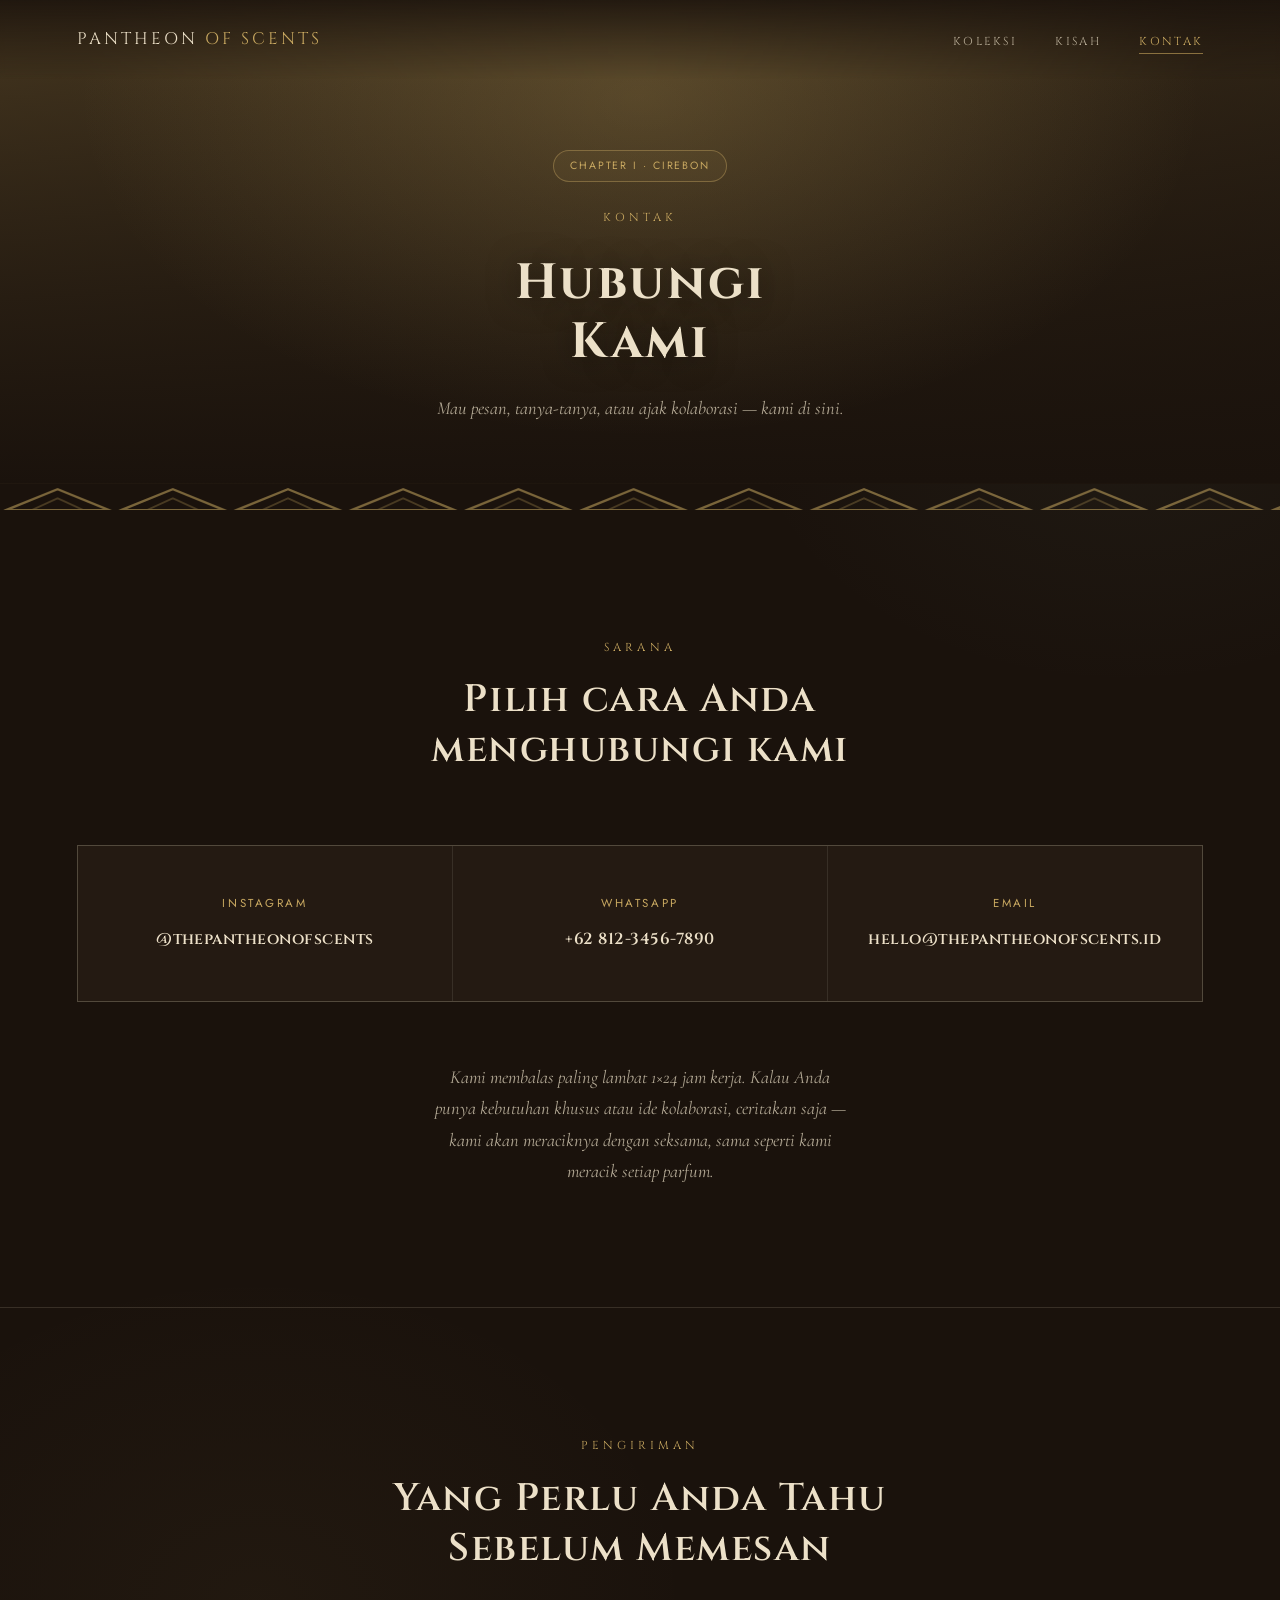
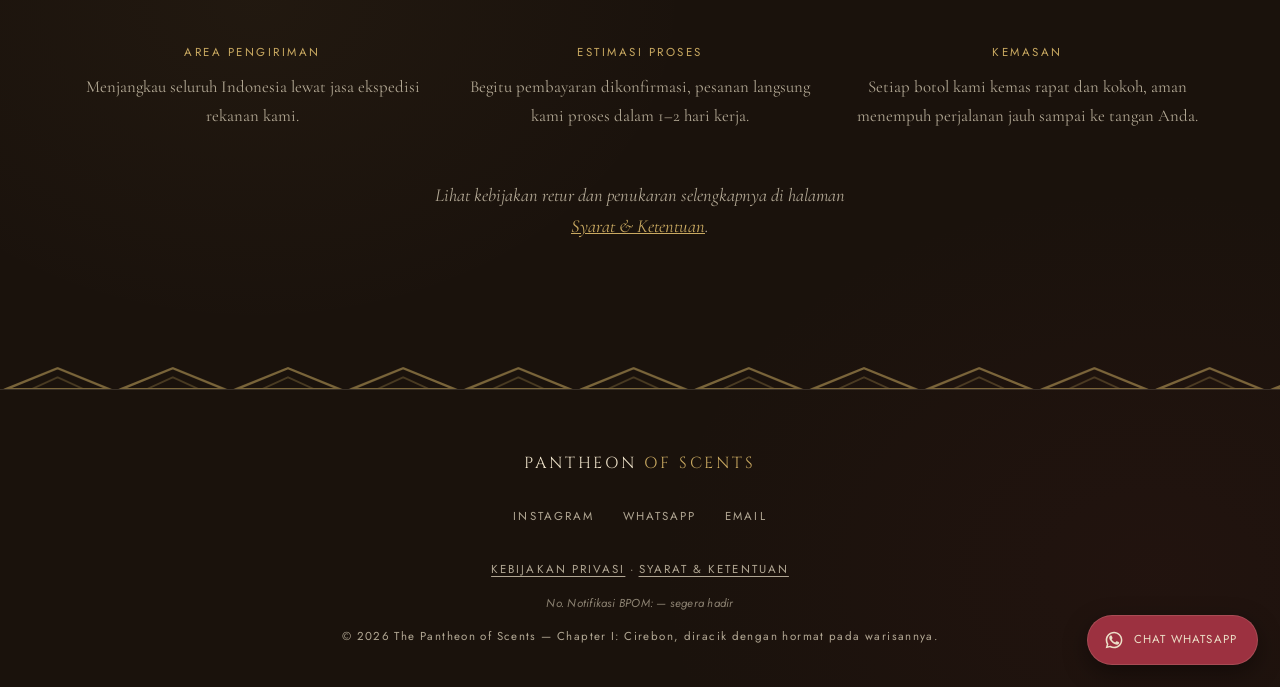
<file: kontak.html>
<!DOCTYPE html>
<html lang="id">
<head>
<meta charset="UTF-8">
<meta name="viewport" content="width=device-width, initial-scale=1.0">
<title>Kontak | The Pantheon of Scents</title>
<meta name="description" content="Hubungi The Pantheon of Scents untuk pemesanan, kolaborasi, atau pertanyaan &mdash; via Instagram, WhatsApp, atau email.">
<link rel="canonical" href="https://thepantheonofscents.id/kontak.html">
<meta property="og:type" content="website">
<meta property="og:site_name" content="The Pantheon of Scents">
<meta property="og:title" content="Kontak | The Pantheon of Scents">
<meta property="og:description" content="Untuk pemesanan, kolaborasi, atau sekadar bertegur sapa. Hubungi The Pantheon of Scents.">
<!-- TODO: ganti og:image dengan gambar 1200x630px asli & upload ke domain, ganti canonical/url dengan domain asli -->
<meta property="og:image" content="https://thepantheonofscents.id/og-image.jpg">
<meta property="og:url" content="https://thepantheonofscents.id/kontak.html">
<meta name="twitter:card" content="summary_large_image">
<meta name="twitter:title" content="Kontak | The Pantheon of Scents">
<meta name="twitter:description" content="Untuk pemesanan, kolaborasi, atau sekadar bertegur sapa.">
<meta name="twitter:image" content="https://thepantheonofscents.id/og-image.jpg">
<link rel="icon" href="data:image/svg+xml,%3Csvg xmlns='http://www.w3.org/2000/svg' viewBox='0 0 100 100'%3E%3Crect width='100' height='100' fill='%23120b16'/%3E%3Ctext x='50' y='70' font-family='Georgia,serif' font-size='54' font-weight='bold' text-anchor='middle' fill='%23c9a961'%3EP%3C/text%3E%3C/svg%3E">
<link rel="preconnect" href="https://fonts.googleapis.com">
<link href="https://fonts.googleapis.com/css2?family=Cinzel:wght@400;600;700&family=Cormorant+Garamond:ital,wght@0,400;1,400&family=Jost:wght@400&display=swap" rel="stylesheet">
<link rel="stylesheet" href="style.css">
</head>
<body>
<a class="skip-link" href="#main">Langsung ke konten utama</a>

<nav>
  <a class="brand" href="index.html">Pantheon <span>of Scents</span></a>
  <ul>
    <li><a class="nav-link" href="koleksi.html">Koleksi</a></li>
    <li><a class="nav-link" href="kisah.html">Kisah</a></li>
    <li><a class="nav-link active" href="kontak.html">Kontak</a></li>
  </ul>
</nav>

<header id="main" class="page-header page-header--kontak">
  <div class="page-header-content">
    <span class="chapter-badge">Chapter I &middot; Cirebon</span>
    <span class="eyebrow">Kontak</span>
    <h1>Hubungi<br>Kami</h1>
    <p class="sub">Mau pesan, tanya-tanya, atau ajak kolaborasi &mdash; kami di sini.</p>
  </div>
</header>

<svg class="meander" viewBox="0 0 400 20" preserveAspectRatio="none" aria-hidden="true">
  <defs>
    <pattern id="key1" width="36" height="20" patternUnits="userSpaceOnUse">
      <path d="M2 20 L18 4 L34 20 Z" fill="none" stroke="#c9a961" stroke-width="1.4"/>
      <path d="M10 20 L18 11 L26 20" fill="none" stroke="#c9a961" stroke-width="1" opacity="0.5"/>
    </pattern>
  </defs>
  <rect width="400" height="20" fill="url(#key1)"/>
</svg>

<section>
  <div class="inner">
    <div class="section-head">
      <span class="eyebrow">Sarana</span>
      <h2>Pilih cara Anda menghubungi kami</h2>
    </div>

    <div class="contact-grid">
      <a class="contact-card" href="https://instagram.com/thepantheonofscents" target="_blank" rel="noopener">
        <span class="label">Instagram</span>
        <strong>@thepantheonofscents</strong>
      </a>
      <a class="contact-card" href="https://wa.me/6281234567890" target="_blank" rel="noopener">
        <span class="label">WhatsApp</span>
        <strong>+62 812-3456-7890</strong>
      </a>
      <a class="contact-card" href="mailto:hello@thepantheonofscents.id">
        <span class="label">Email</span>
        <strong>hello@thepantheonofscents.id</strong>
      </a>
    </div>

    <p class="contact-note">Kami membalas paling lambat 1&times;24 jam kerja. Kalau Anda punya kebutuhan khusus atau ide kolaborasi, ceritakan saja &mdash; kami akan meraciknya dengan seksama, sama seperti kami meracik setiap parfum.</p>
  </div>
</section>

<section class="shipping">
  <div class="inner">
    <div class="section-head">
      <span class="eyebrow">Pengiriman</span>
      <h2>Yang Perlu Anda Tahu Sebelum Memesan</h2>
    </div>
    <!-- TODO: sesuaikan area jangkauan, estimasi waktu, dan ekspedisi dengan operasional asli -->
    <div class="shipping-grid">
      <div class="shipping-item">
        <span class="label">Area Pengiriman</span>
        <p>Menjangkau seluruh Indonesia lewat jasa ekspedisi rekanan kami.</p>
      </div>
      <div class="shipping-item">
        <span class="label">Estimasi Proses</span>
        <p>Begitu pembayaran dikonfirmasi, pesanan langsung kami proses dalam 1&ndash;2 hari kerja.</p>
      </div>
      <div class="shipping-item">
        <span class="label">Kemasan</span>
        <p>Setiap botol kami kemas rapat dan kokoh, aman menempuh perjalanan jauh sampai ke tangan Anda.</p>
      </div>
    </div>
    <p class="contact-note">Lihat kebijakan retur dan penukaran selengkapnya di halaman <a href="syarat.html" style="color:var(--gold)">Syarat &amp; Ketentuan</a>.</p>
  </div>
</section>

<svg class="meander" viewBox="0 0 400 20" preserveAspectRatio="none" aria-hidden="true">
  <defs>
    <pattern id="key2" width="36" height="20" patternUnits="userSpaceOnUse">
      <path d="M2 20 L18 4 L34 20 Z" fill="none" stroke="#c9a961" stroke-width="1.4"/>
      <path d="M10 20 L18 11 L26 20" fill="none" stroke="#c9a961" stroke-width="1" opacity="0.5"/>
    </pattern>
  </defs>
  <rect width="400" height="20" fill="url(#key2)"/>
</svg>

<footer>
  <a class="brand" href="index.html">Pantheon <span style="color:var(--gold)">of Scents</span></a>
  <ul>
    <li><a href="https://instagram.com/thepantheonofscents" target="_blank" rel="noopener">Instagram</a></li>
    <li><a href="https://wa.me/6281234567890" target="_blank" rel="noopener">WhatsApp</a></li>
    <li><a href="mailto:hello@thepantheonofscents.id">Email</a></li>
  </ul>
  <p class="legal-links"><a href="privasi.html">Kebijakan Privasi</a> &middot; <a href="syarat.html">Syarat &amp; Ketentuan</a></p>
  <p class="bpom-note"><!-- TODO: cantumkan nomor notifikasi BPOM asli produk di sini --> No. Notifikasi BPOM: &mdash; segera hadir</p>
  <p>&copy; 2026 The Pantheon of Scents &mdash; Chapter I: Cirebon, diracik dengan hormat pada warisannya.</p>
</footer>

<a class="wa-float" href="https://wa.me/6281234567890?text=Halo%2C%20saya%20ingin%20bertanya%20tentang%20The%20Pantheon%20of%20Scents" target="_blank" rel="noopener" aria-label="Chat via WhatsApp">
  <svg viewBox="0 0 24 24" fill="currentColor" aria-hidden="true"><path d="M17.47 14.38c-.29-.15-1.7-.84-1.97-.93-.26-.1-.46-.15-.65.15-.2.29-.75.93-.92 1.12-.17.2-.34.22-.63.08-.29-.15-1.22-.45-2.32-1.44-.86-.76-1.44-1.7-1.6-1.99-.17-.29-.02-.45.13-.6.13-.13.29-.34.44-.51.15-.17.2-.29.29-.48.1-.2.05-.37-.02-.51-.08-.15-.65-1.58-.9-2.16-.24-.57-.48-.5-.65-.5-.17-.01-.37-.01-.56-.01-.2 0-.51.07-.78.37-.26.29-1.02 1-1.02 2.43s1.05 2.82 1.19 3.02c.15.2 2.06 3.15 5 4.42.7.3 1.24.48 1.67.61.7.22 1.34.19 1.84.12.56-.08 1.7-.7 1.94-1.37.24-.68.24-1.26.17-1.38-.07-.12-.26-.2-.55-.34z"/><path d="M12.02 2C6.5 2 2 6.48 2 11.99c0 1.87.51 3.63 1.4 5.14L2 22l5.02-1.31a10 10 0 0 0 5 1.35h.01c5.52 0 10-4.48 10-9.99C22.02 6.48 17.53 2 12.02 2zm0 18.13a8.1 8.1 0 0 1-4.14-1.13l-.3-.18-3 .78.8-2.92-.19-.3a8.11 8.11 0 0 1-1.24-4.34c0-4.49 3.66-8.14 8.16-8.14 4.49 0 8.14 3.65 8.14 8.14 0 4.5-3.65 8.09-8.23 8.09z"/></svg>
  <span>Chat WhatsApp</span>
</a>

<script src="main.js"></script>

</body>
</html>
</file>
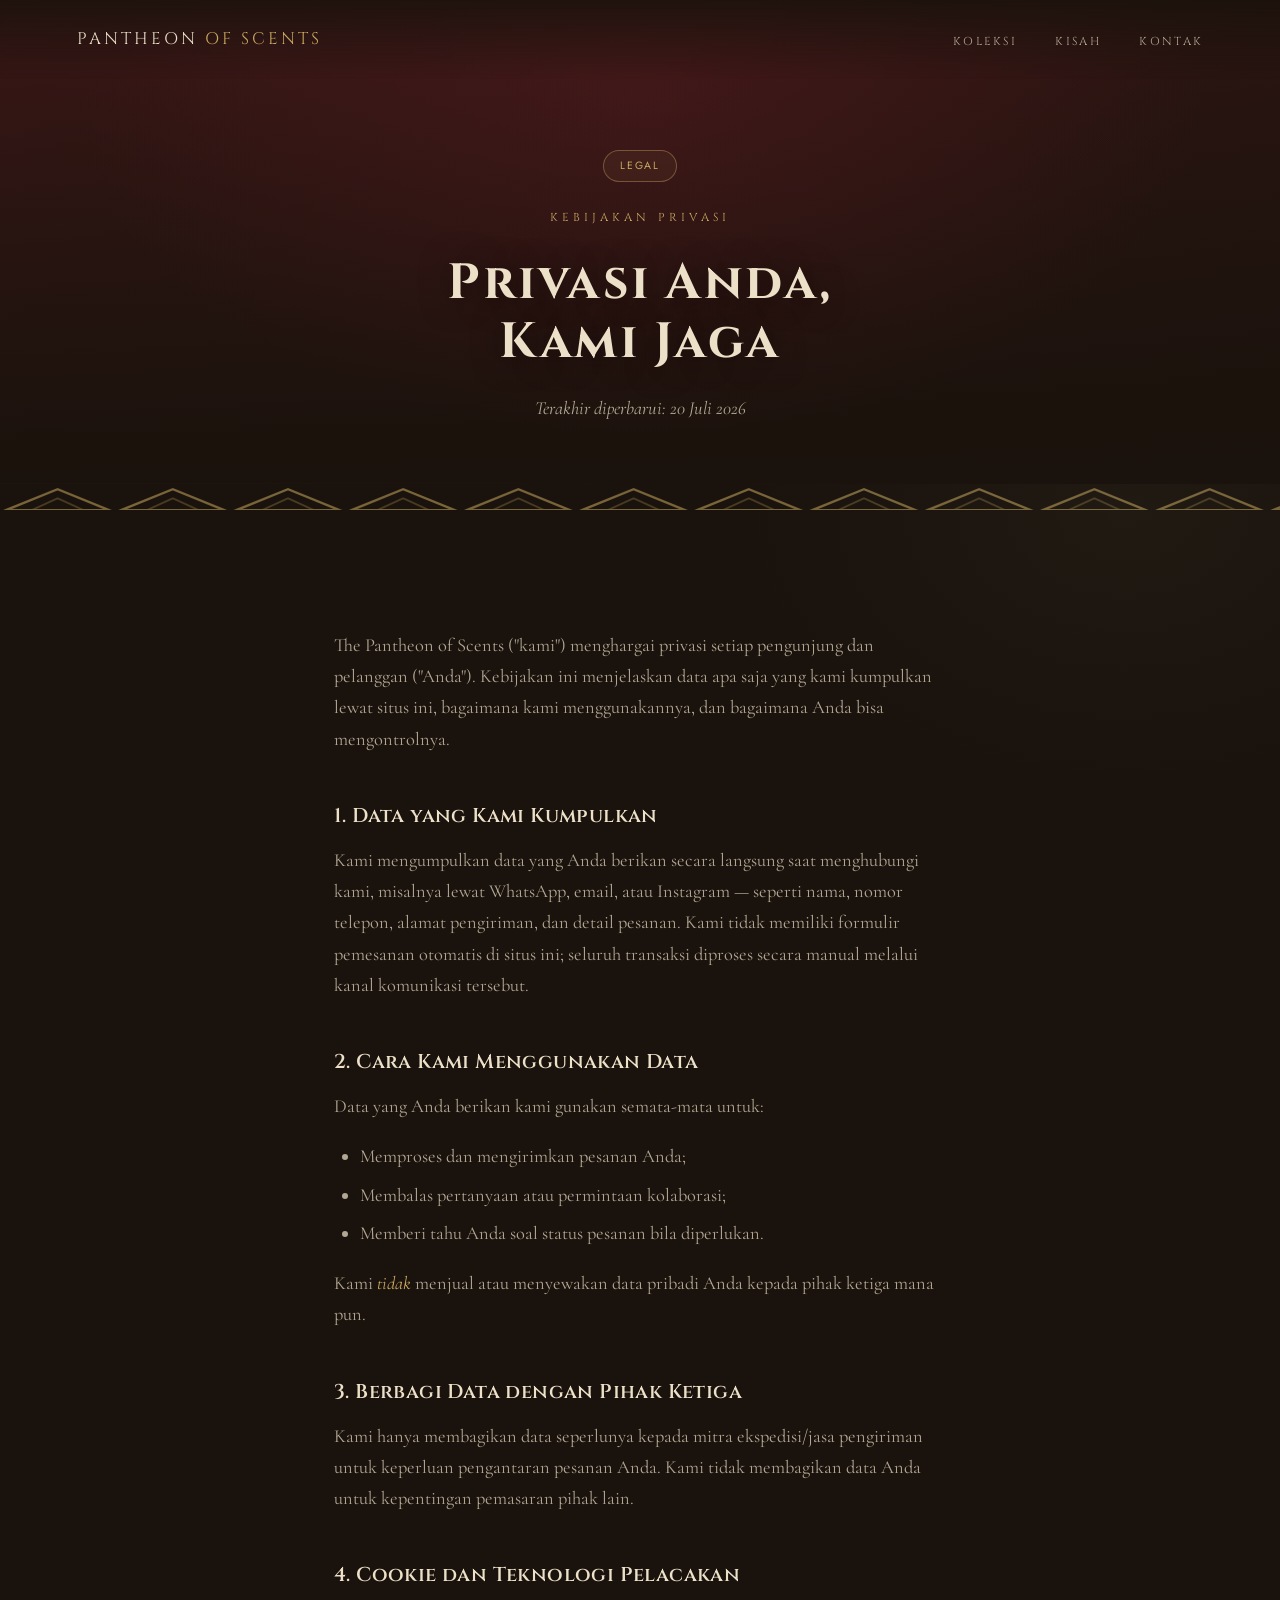
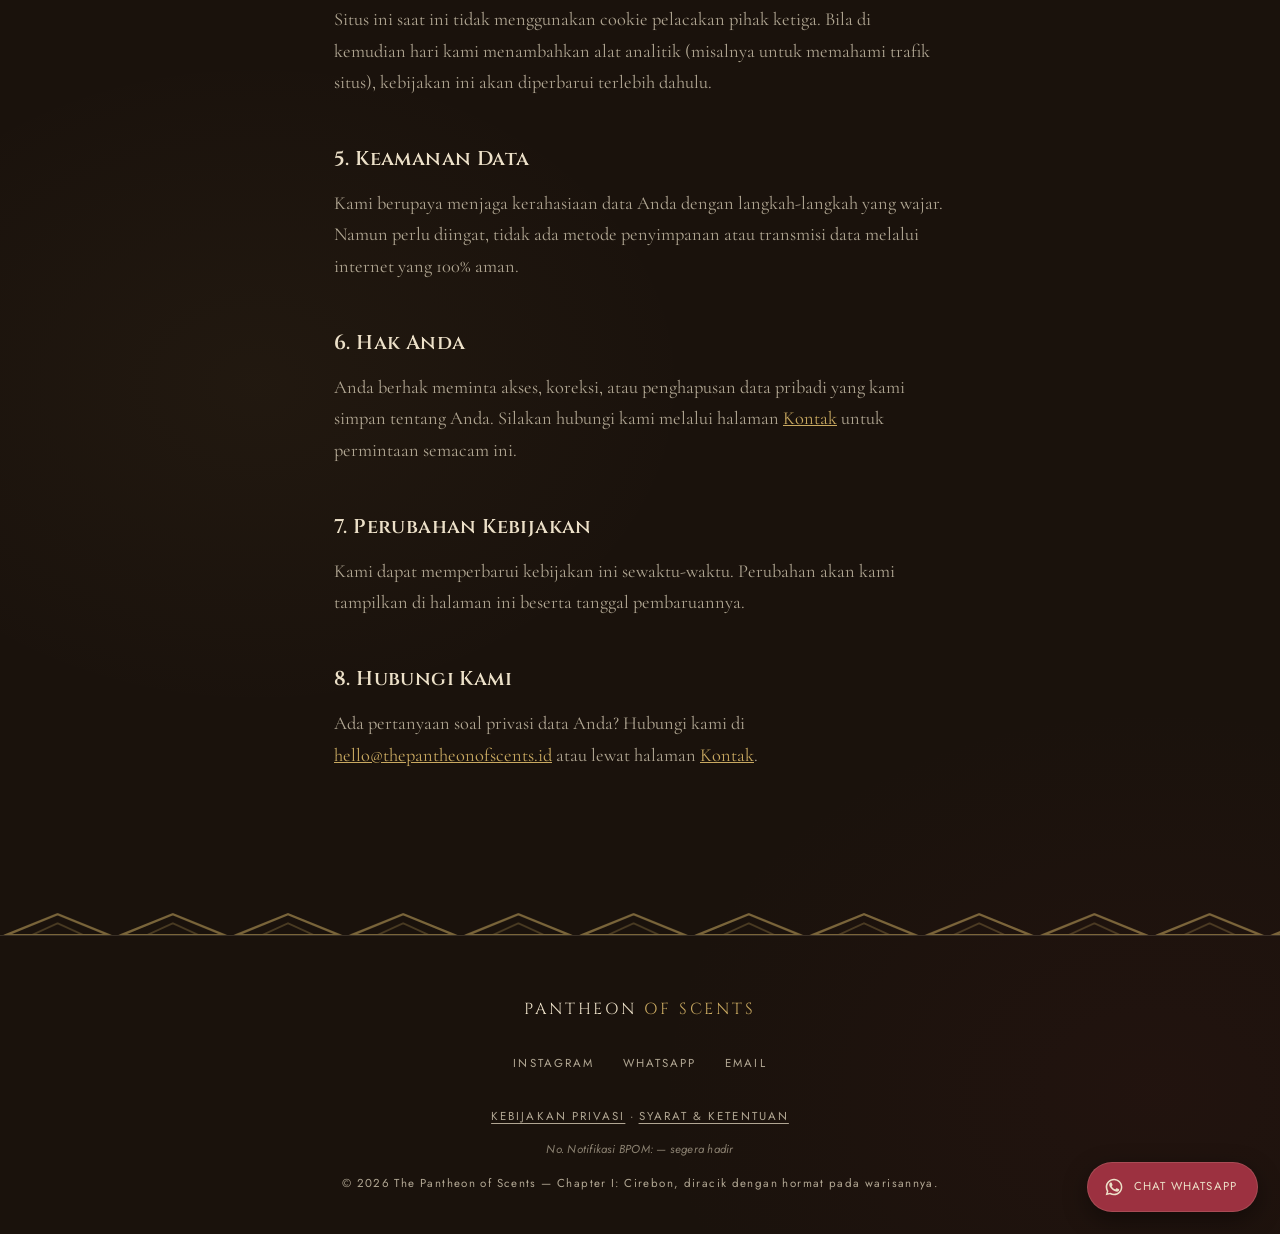
<file: privasi.html>
<!DOCTYPE html>
<html lang="id">
<head>
<meta charset="UTF-8">
<meta name="viewport" content="width=device-width, initial-scale=1.0">
<title>Kebijakan Privasi | The Pantheon of Scents</title>
<meta name="description" content="Kebijakan privasi The Pantheon of Scents: data apa yang kami kumpulkan, bagaimana kami menggunakannya, dan hak Anda sebagai pelanggan.">
<link rel="canonical" href="https://thepantheonofscents.id/privasi.html">
<meta property="og:type" content="website">
<meta property="og:site_name" content="The Pantheon of Scents">
<meta property="og:title" content="Kebijakan Privasi | The Pantheon of Scents">
<meta property="og:description" content="Data apa yang kami kumpulkan, bagaimana kami menggunakannya, dan hak Anda sebagai pelanggan.">
<!-- TODO: ganti og:image dengan gambar 1200x630px asli & upload ke domain, ganti canonical/url dengan domain asli -->
<meta property="og:image" content="https://thepantheonofscents.id/og-image.jpg">
<meta property="og:url" content="https://thepantheonofscents.id/privasi.html">
<meta name="twitter:card" content="summary_large_image">
<meta name="twitter:title" content="Kebijakan Privasi | The Pantheon of Scents">
<meta name="twitter:description" content="Data apa yang kami kumpulkan dan bagaimana kami menggunakannya.">
<meta name="twitter:image" content="https://thepantheonofscents.id/og-image.jpg">
<meta name="robots" content="noindex">
<link rel="icon" href="data:image/svg+xml,%3Csvg xmlns='http://www.w3.org/2000/svg' viewBox='0 0 100 100'%3E%3Crect width='100' height='100' fill='%23120b16'/%3E%3Ctext x='50' y='70' font-family='Georgia,serif' font-size='54' font-weight='bold' text-anchor='middle' fill='%23c9a961'%3EP%3C/text%3E%3C/svg%3E">
<link rel="preconnect" href="https://fonts.googleapis.com">
<link href="https://fonts.googleapis.com/css2?family=Cinzel:wght@400;600;700&family=Cormorant+Garamond:ital,wght@0,400;1,400&family=Jost:wght@400&display=swap" rel="stylesheet">
<link rel="stylesheet" href="style.css">
</head>
<body>
<a class="skip-link" href="#main">Langsung ke konten utama</a>

<nav>
  <a class="brand" href="index.html">Pantheon <span>of Scents</span></a>
  <ul>
    <li><a class="nav-link" href="koleksi.html">Koleksi</a></li>
    <li><a class="nav-link" href="kisah.html">Kisah</a></li>
    <li><a class="nav-link" href="kontak.html">Kontak</a></li>
  </ul>
</nav>

<header id="main" class="page-header">
  <div class="page-header-content">
    <span class="chapter-badge">Legal</span>
    <span class="eyebrow">Kebijakan Privasi</span>
    <h1>Privasi Anda,<br>Kami Jaga</h1>
    <p class="sub">Terakhir diperbarui: 20 Juli 2026</p>
  </div>
</header>

<svg class="meander" viewBox="0 0 400 20" preserveAspectRatio="none" aria-hidden="true">
  <defs>
    <pattern id="key1" width="36" height="20" patternUnits="userSpaceOnUse">
      <path d="M2 20 L18 4 L34 20 Z" fill="none" stroke="#c9a961" stroke-width="1.4"/>
      <path d="M10 20 L18 11 L26 20" fill="none" stroke="#c9a961" stroke-width="1" opacity="0.5"/>
    </pattern>
  </defs>
  <rect width="400" height="20" fill="url(#key1)"/>
</svg>

<!--
  TODO UNTUK PEMILIK BISNIS:
  Draf ini adalah kerangka umum untuk UKM yang berjualan lewat website + WhatsApp.
  Sesuaikan dengan praktik nyata Anda (misal: apakah pakai Google Analytics/Meta Pixel,
  penyedia ekspedisi mana, di mana data disimpan) dan sebaiknya diperiksa oleh
  konsultan hukum sebelum situs live, terutama terkait UU PDP (UU No. 27/2022).
-->
<section>
  <div class="inner legal-copy">
    <p>The Pantheon of Scents ("kami") menghargai privasi setiap pengunjung dan pelanggan ("Anda"). Kebijakan ini menjelaskan data apa saja yang kami kumpulkan lewat situs ini, bagaimana kami menggunakannya, dan bagaimana Anda bisa mengontrolnya.</p>

    <h2>1. Data yang Kami Kumpulkan</h2>
    <p>Kami mengumpulkan data yang Anda berikan secara langsung saat menghubungi kami, misalnya lewat WhatsApp, email, atau Instagram &mdash; seperti nama, nomor telepon, alamat pengiriman, dan detail pesanan. Kami tidak memiliki formulir pemesanan otomatis di situs ini; seluruh transaksi diproses secara manual melalui kanal komunikasi tersebut.</p>

    <h2>2. Cara Kami Menggunakan Data</h2>
    <p>Data yang Anda berikan kami gunakan semata-mata untuk:</p>
    <ul>
      <li>Memproses dan mengirimkan pesanan Anda;</li>
      <li>Membalas pertanyaan atau permintaan kolaborasi;</li>
      <li>Memberi tahu Anda soal status pesanan bila diperlukan.</li>
    </ul>
    <p>Kami <em>tidak</em> menjual atau menyewakan data pribadi Anda kepada pihak ketiga mana pun.</p>

    <h2>3. Berbagi Data dengan Pihak Ketiga</h2>
    <p>Kami hanya membagikan data seperlunya kepada mitra ekspedisi/jasa pengiriman untuk keperluan pengantaran pesanan Anda. Kami tidak membagikan data Anda untuk kepentingan pemasaran pihak lain.</p>

    <h2>4. Cookie dan Teknologi Pelacakan</h2>
    <p>Situs ini saat ini tidak menggunakan cookie pelacakan pihak ketiga. Bila di kemudian hari kami menambahkan alat analitik (misalnya untuk memahami trafik situs), kebijakan ini akan diperbarui terlebih dahulu.</p>

    <h2>5. Keamanan Data</h2>
    <p>Kami berupaya menjaga kerahasiaan data Anda dengan langkah-langkah yang wajar. Namun perlu diingat, tidak ada metode penyimpanan atau transmisi data melalui internet yang 100% aman.</p>

    <h2>6. Hak Anda</h2>
    <p>Anda berhak meminta akses, koreksi, atau penghapusan data pribadi yang kami simpan tentang Anda. Silakan hubungi kami melalui halaman <a href="kontak.html" style="color:var(--gold)">Kontak</a> untuk permintaan semacam ini.</p>

    <h2>7. Perubahan Kebijakan</h2>
    <p>Kami dapat memperbarui kebijakan ini sewaktu-waktu. Perubahan akan kami tampilkan di halaman ini beserta tanggal pembaruannya.</p>

    <h2>8. Hubungi Kami</h2>
    <p>Ada pertanyaan soal privasi data Anda? Hubungi kami di <a href="mailto:hello@thepantheonofscents.id" style="color:var(--gold)">hello@thepantheonofscents.id</a> atau lewat halaman <a href="kontak.html" style="color:var(--gold)">Kontak</a>.</p>
  </div>
</section>

<svg class="meander" viewBox="0 0 400 20" preserveAspectRatio="none" aria-hidden="true">
  <defs>
    <pattern id="key2" width="36" height="20" patternUnits="userSpaceOnUse">
      <path d="M2 20 L18 4 L34 20 Z" fill="none" stroke="#c9a961" stroke-width="1.4"/>
      <path d="M10 20 L18 11 L26 20" fill="none" stroke="#c9a961" stroke-width="1" opacity="0.5"/>
    </pattern>
  </defs>
  <rect width="400" height="20" fill="url(#key2)"/>
</svg>

<footer>
  <a class="brand" href="index.html">Pantheon <span style="color:var(--gold)">of Scents</span></a>
  <ul>
    <li><a href="https://instagram.com/thepantheonofscents" target="_blank" rel="noopener">Instagram</a></li>
    <li><a href="https://wa.me/6281234567890" target="_blank" rel="noopener">WhatsApp</a></li>
    <li><a href="mailto:hello@thepantheonofscents.id">Email</a></li>
  </ul>
  <p class="legal-links"><a href="privasi.html">Kebijakan Privasi</a> &middot; <a href="syarat.html">Syarat &amp; Ketentuan</a></p>
  <p class="bpom-note"><!-- TODO: cantumkan nomor notifikasi BPOM asli produk di sini --> No. Notifikasi BPOM: &mdash; segera hadir</p>
  <p>&copy; 2026 The Pantheon of Scents &mdash; Chapter I: Cirebon, diracik dengan hormat pada warisannya.</p>
</footer>

<a class="wa-float" href="https://wa.me/6281234567890?text=Halo%2C%20saya%20ingin%20bertanya%20tentang%20The%20Pantheon%20of%20Scents" target="_blank" rel="noopener" aria-label="Chat via WhatsApp">
  <svg viewBox="0 0 24 24" fill="currentColor" aria-hidden="true"><path d="M17.47 14.38c-.29-.15-1.7-.84-1.97-.93-.26-.1-.46-.15-.65.15-.2.29-.75.93-.92 1.12-.17.2-.34.22-.63.08-.29-.15-1.22-.45-2.32-1.44-.86-.76-1.44-1.7-1.6-1.99-.17-.29-.02-.45.13-.6.13-.13.29-.34.44-.51.15-.17.2-.29.29-.48.1-.2.05-.37-.02-.51-.08-.15-.65-1.58-.9-2.16-.24-.57-.48-.5-.65-.5-.17-.01-.37-.01-.56-.01-.2 0-.51.07-.78.37-.26.29-1.02 1-1.02 2.43s1.05 2.82 1.19 3.02c.15.2 2.06 3.15 5 4.42.7.3 1.24.48 1.67.61.7.22 1.34.19 1.84.12.56-.08 1.7-.7 1.94-1.37.24-.68.24-1.26.17-1.38-.07-.12-.26-.2-.55-.34z"/><path d="M12.02 2C6.5 2 2 6.48 2 11.99c0 1.87.51 3.63 1.4 5.14L2 22l5.02-1.31a10 10 0 0 0 5 1.35h.01c5.52 0 10-4.48 10-9.99C22.02 6.48 17.53 2 12.02 2zm0 18.13a8.1 8.1 0 0 1-4.14-1.13l-.3-.18-3 .78.8-2.92-.19-.3a8.11 8.11 0 0 1-1.24-4.34c0-4.49 3.66-8.14 8.16-8.14 4.49 0 8.14 3.65 8.14 8.14 0 4.5-3.65 8.09-8.23 8.09z"/></svg>
  <span>Chat WhatsApp</span>
</a>

<script src="main.js"></script>

</body>
</html>
</file>
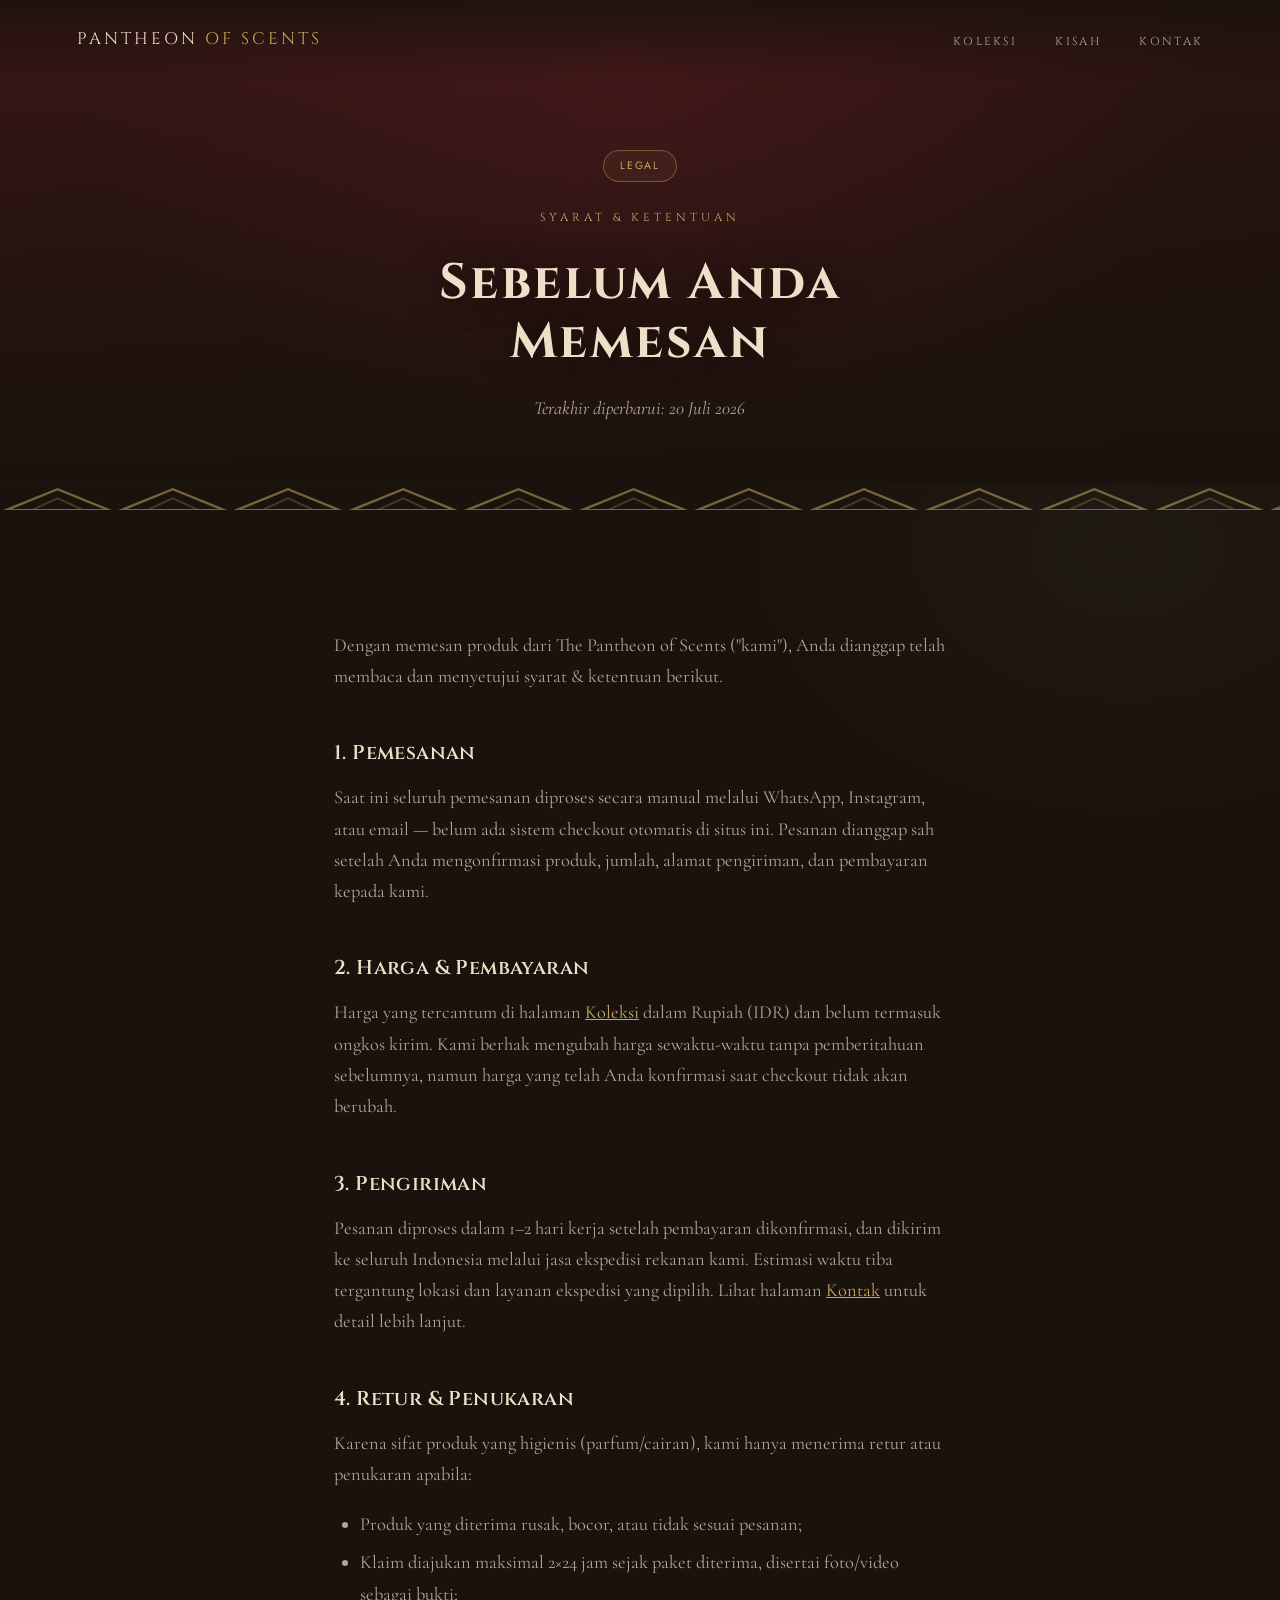
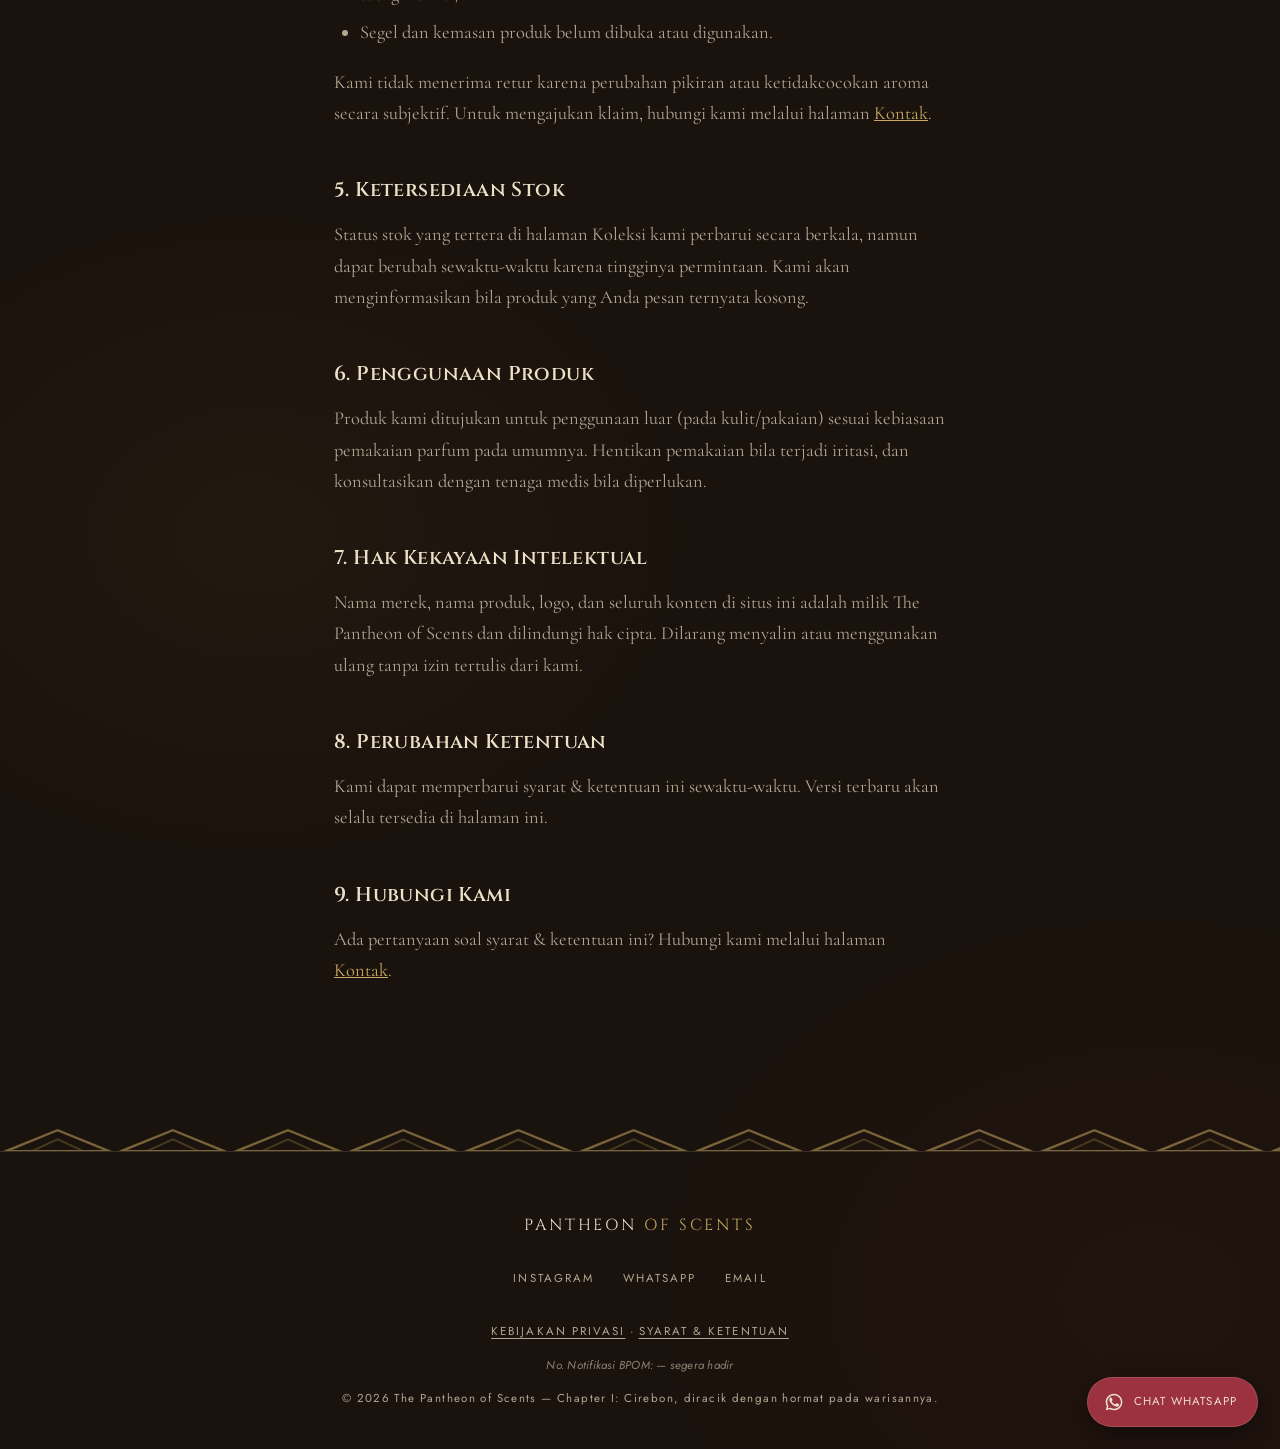
<file: syarat.html>
<!DOCTYPE html>
<html lang="id">
<head>
<meta charset="UTF-8">
<meta name="viewport" content="width=device-width, initial-scale=1.0">
<title>Syarat &amp; Ketentuan | The Pantheon of Scents</title>
<meta name="description" content="Syarat dan ketentuan pemesanan, pembayaran, pengiriman, serta kebijakan retur dan penukaran The Pantheon of Scents.">
<link rel="canonical" href="https://thepantheonofscents.id/syarat.html">
<meta property="og:type" content="website">
<meta property="og:site_name" content="The Pantheon of Scents">
<meta property="og:title" content="Syarat &amp; Ketentuan | The Pantheon of Scents">
<meta property="og:description" content="Ketentuan pemesanan, pembayaran, pengiriman, serta kebijakan retur dan penukaran.">
<!-- TODO: ganti og:image dengan gambar 1200x630px asli & upload ke domain, ganti canonical/url dengan domain asli -->
<meta property="og:image" content="https://thepantheonofscents.id/og-image.jpg">
<meta property="og:url" content="https://thepantheonofscents.id/syarat.html">
<meta name="twitter:card" content="summary_large_image">
<meta name="twitter:title" content="Syarat &amp; Ketentuan | The Pantheon of Scents">
<meta name="twitter:description" content="Ketentuan pemesanan, pembayaran, pengiriman, serta kebijakan retur dan penukaran.">
<meta name="twitter:image" content="https://thepantheonofscents.id/og-image.jpg">
<meta name="robots" content="noindex">
<link rel="icon" href="data:image/svg+xml,%3Csvg xmlns='http://www.w3.org/2000/svg' viewBox='0 0 100 100'%3E%3Crect width='100' height='100' fill='%23120b16'/%3E%3Ctext x='50' y='70' font-family='Georgia,serif' font-size='54' font-weight='bold' text-anchor='middle' fill='%23c9a961'%3EP%3C/text%3E%3C/svg%3E">
<link rel="preconnect" href="https://fonts.googleapis.com">
<link href="https://fonts.googleapis.com/css2?family=Cinzel:wght@400;600;700&family=Cormorant+Garamond:ital,wght@0,400;1,400&family=Jost:wght@400&display=swap" rel="stylesheet">
<link rel="stylesheet" href="style.css">
</head>
<body>
<a class="skip-link" href="#main">Langsung ke konten utama</a>

<nav>
  <a class="brand" href="index.html">Pantheon <span>of Scents</span></a>
  <ul>
    <li><a class="nav-link" href="koleksi.html">Koleksi</a></li>
    <li><a class="nav-link" href="kisah.html">Kisah</a></li>
    <li><a class="nav-link" href="kontak.html">Kontak</a></li>
  </ul>
</nav>

<header id="main" class="page-header">
  <div class="page-header-content">
    <span class="chapter-badge">Legal</span>
    <span class="eyebrow">Syarat &amp; Ketentuan</span>
    <h1>Sebelum Anda<br>Memesan</h1>
    <p class="sub">Terakhir diperbarui: 20 Juli 2026</p>
  </div>
</header>

<svg class="meander" viewBox="0 0 400 20" preserveAspectRatio="none" aria-hidden="true">
  <defs>
    <pattern id="key1" width="36" height="20" patternUnits="userSpaceOnUse">
      <path d="M2 20 L18 4 L34 20 Z" fill="none" stroke="#c9a961" stroke-width="1.4"/>
      <path d="M10 20 L18 11 L26 20" fill="none" stroke="#c9a961" stroke-width="1" opacity="0.5"/>
    </pattern>
  </defs>
  <rect width="400" height="20" fill="url(#key1)"/>
</svg>

<!--
  TODO UNTUK PEMILIK BISNIS:
  Draf ini adalah kerangka umum. Sesuaikan angka hari (proses, retur), metode pembayaran,
  dan area pengiriman dengan operasional asli Anda. Sebaiknya diperiksa oleh konsultan
  hukum sebelum situs live, dan pastikan nomor notifikasi BPOM produk sudah dicantumkan
  di footer sebelum berjualan secara publik.
-->
<section>
  <div class="inner legal-copy">
    <p>Dengan memesan produk dari The Pantheon of Scents ("kami"), Anda dianggap telah membaca dan menyetujui syarat &amp; ketentuan berikut.</p>

    <h2>1. Pemesanan</h2>
    <p>Saat ini seluruh pemesanan diproses secara manual melalui WhatsApp, Instagram, atau email &mdash; belum ada sistem checkout otomatis di situs ini. Pesanan dianggap sah setelah Anda mengonfirmasi produk, jumlah, alamat pengiriman, dan pembayaran kepada kami.</p>

    <h2>2. Harga &amp; Pembayaran</h2>
    <p>Harga yang tercantum di halaman <a href="koleksi.html" style="color:var(--gold)">Koleksi</a> dalam Rupiah (IDR) dan belum termasuk ongkos kirim. Kami berhak mengubah harga sewaktu-waktu tanpa pemberitahuan sebelumnya, namun harga yang telah Anda konfirmasi saat checkout tidak akan berubah.</p>

    <h2>3. Pengiriman</h2>
    <p>Pesanan diproses dalam 1&ndash;2 hari kerja setelah pembayaran dikonfirmasi, dan dikirim ke seluruh Indonesia melalui jasa ekspedisi rekanan kami. Estimasi waktu tiba tergantung lokasi dan layanan ekspedisi yang dipilih. Lihat halaman <a href="kontak.html" style="color:var(--gold)">Kontak</a> untuk detail lebih lanjut.</p>

    <h2>4. Retur &amp; Penukaran</h2>
    <p>Karena sifat produk yang higienis (parfum/cairan), kami hanya menerima retur atau penukaran apabila:</p>
    <ul>
      <li>Produk yang diterima rusak, bocor, atau tidak sesuai pesanan;</li>
      <li>Klaim diajukan maksimal 2&times;24 jam sejak paket diterima, disertai foto/video sebagai bukti;</li>
      <li>Segel dan kemasan produk belum dibuka atau digunakan.</li>
    </ul>
    <p>Kami tidak menerima retur karena perubahan pikiran atau ketidakcocokan aroma secara subjektif. Untuk mengajukan klaim, hubungi kami melalui halaman <a href="kontak.html" style="color:var(--gold)">Kontak</a>.</p>

    <h2>5. Ketersediaan Stok</h2>
    <p>Status stok yang tertera di halaman Koleksi kami perbarui secara berkala, namun dapat berubah sewaktu-waktu karena tingginya permintaan. Kami akan menginformasikan bila produk yang Anda pesan ternyata kosong.</p>

    <h2>6. Penggunaan Produk</h2>
    <p>Produk kami ditujukan untuk penggunaan luar (pada kulit/pakaian) sesuai kebiasaan pemakaian parfum pada umumnya. Hentikan pemakaian bila terjadi iritasi, dan konsultasikan dengan tenaga medis bila diperlukan.</p>

    <h2>7. Hak Kekayaan Intelektual</h2>
    <p>Nama merek, nama produk, logo, dan seluruh konten di situs ini adalah milik The Pantheon of Scents dan dilindungi hak cipta. Dilarang menyalin atau menggunakan ulang tanpa izin tertulis dari kami.</p>

    <h2>8. Perubahan Ketentuan</h2>
    <p>Kami dapat memperbarui syarat &amp; ketentuan ini sewaktu-waktu. Versi terbaru akan selalu tersedia di halaman ini.</p>

    <h2>9. Hubungi Kami</h2>
    <p>Ada pertanyaan soal syarat &amp; ketentuan ini? Hubungi kami melalui halaman <a href="kontak.html" style="color:var(--gold)">Kontak</a>.</p>
  </div>
</section>

<svg class="meander" viewBox="0 0 400 20" preserveAspectRatio="none" aria-hidden="true">
  <defs>
    <pattern id="key2" width="36" height="20" patternUnits="userSpaceOnUse">
      <path d="M2 20 L18 4 L34 20 Z" fill="none" stroke="#c9a961" stroke-width="1.4"/>
      <path d="M10 20 L18 11 L26 20" fill="none" stroke="#c9a961" stroke-width="1" opacity="0.5"/>
    </pattern>
  </defs>
  <rect width="400" height="20" fill="url(#key2)"/>
</svg>

<footer>
  <a class="brand" href="index.html">Pantheon <span style="color:var(--gold)">of Scents</span></a>
  <ul>
    <li><a href="https://instagram.com/thepantheonofscents" target="_blank" rel="noopener">Instagram</a></li>
    <li><a href="https://wa.me/6281234567890" target="_blank" rel="noopener">WhatsApp</a></li>
    <li><a href="mailto:hello@thepantheonofscents.id">Email</a></li>
  </ul>
  <p class="legal-links"><a href="privasi.html">Kebijakan Privasi</a> &middot; <a href="syarat.html">Syarat &amp; Ketentuan</a></p>
  <p class="bpom-note"><!-- TODO: cantumkan nomor notifikasi BPOM asli produk di sini --> No. Notifikasi BPOM: &mdash; segera hadir</p>
  <p>&copy; 2026 The Pantheon of Scents &mdash; Chapter I: Cirebon, diracik dengan hormat pada warisannya.</p>
</footer>

<a class="wa-float" href="https://wa.me/6281234567890?text=Halo%2C%20saya%20ingin%20bertanya%20tentang%20The%20Pantheon%20of%20Scents" target="_blank" rel="noopener" aria-label="Chat via WhatsApp">
  <svg viewBox="0 0 24 24" fill="currentColor" aria-hidden="true"><path d="M17.47 14.38c-.29-.15-1.7-.84-1.97-.93-.26-.1-.46-.15-.65.15-.2.29-.75.93-.92 1.12-.17.2-.34.22-.63.08-.29-.15-1.22-.45-2.32-1.44-.86-.76-1.44-1.7-1.6-1.99-.17-.29-.02-.45.13-.6.13-.13.29-.34.44-.51.15-.17.2-.29.29-.48.1-.2.05-.37-.02-.51-.08-.15-.65-1.58-.9-2.16-.24-.57-.48-.5-.65-.5-.17-.01-.37-.01-.56-.01-.2 0-.51.07-.78.37-.26.29-1.02 1-1.02 2.43s1.05 2.82 1.19 3.02c.15.2 2.06 3.15 5 4.42.7.3 1.24.48 1.67.61.7.22 1.34.19 1.84.12.56-.08 1.7-.7 1.94-1.37.24-.68.24-1.26.17-1.38-.07-.12-.26-.2-.55-.34z"/><path d="M12.02 2C6.5 2 2 6.48 2 11.99c0 1.87.51 3.63 1.4 5.14L2 22l5.02-1.31a10 10 0 0 0 5 1.35h.01c5.52 0 10-4.48 10-9.99C22.02 6.48 17.53 2 12.02 2zm0 18.13a8.1 8.1 0 0 1-4.14-1.13l-.3-.18-3 .78.8-2.92-.19-.3a8.11 8.11 0 0 1-1.24-4.34c0-4.49 3.66-8.14 8.16-8.14 4.49 0 8.14 3.65 8.14 8.14 0 4.5-3.65 8.09-8.23 8.09z"/></svg>
  <span>Chat WhatsApp</span>
</a>

<script src="main.js"></script>

</body>
</html>
</file>
<file: style.css>
:root{
  --void:#1a120c;
  --stone:#241a12;
  --stone-line: rgba(236,224,200,0.14);
  --tyrian:#6e1f28;
  --tyrian-bright:#9c3140;
  --patina:#7c9885;
  --gold:#c9a961;
  --gold-dim:#8a713f;
  --azure:#3d5a73;
  --azure-dim:#23384a;
  --mango:#c97a35;
  --mango-dim:#8a5322;
  --parchment:#ece0c8;
  --parchment-dim: rgba(236,224,200,0.72);
  --maxw: 1180px;
  /* Signature kawung-inspired motif, replaces generic stock photography */
  --motif: url("data:image/svg+xml;utf8,<svg xmlns='http://www.w3.org/2000/svg' width='140' height='140'><g fill='none' stroke='%23c9a961' stroke-width='0.6' opacity='0.4'><circle cx='35' cy='35' r='19'/><circle cx='105' cy='35' r='19'/><circle cx='35' cy='105' r='19'/><circle cx='105' cy='105' r='19'/><circle cx='70' cy='70' r='19'/><circle cx='0' cy='70' r='19'/><circle cx='140' cy='70' r='19'/><circle cx='70' cy='0' r='19'/><circle cx='70' cy='140' r='19'/></g></svg>");
}

*{ margin:0; padding:0; box-sizing:border-box; }

html{ scroll-behavior:smooth; }

body{
  background:
    radial-gradient(ellipse 900px 500px at 12% -6%, rgba(236,224,200,0.05), transparent 60%),
    radial-gradient(ellipse 700px 500px at 88% 18%, rgba(122,152,133,0.06), transparent 55%),
    radial-gradient(ellipse 800px 600px at 20% 70%, rgba(201,169,97,0.045), transparent 55%),
    radial-gradient(ellipse 900px 700px at 90% 95%, rgba(110,31,40,0.09), transparent 55%),
    var(--void);
  color:var(--parchment-dim);
  font-family:'Cormorant Garamond', serif;
  font-size:1.15rem;
  line-height:1.7;
  -webkit-font-smoothing:antialiased;
  animation: pageFadeIn 0.55s ease both;
}

/* ---------- PAGE TRANSITIONS ---------- */
@keyframes pageFadeIn{
  from{ opacity:0; transform: translateY(6px); }
  to{ opacity:1; transform: translateY(0); }
}
body.page-leaving{
  opacity:0;
  transition: opacity .28s ease;
}

/* Greek key (meander) divider */
.meander{ width:100%; height:26px; display:block; opacity:0.55; }
.meander.flip{ transform:scaleY(-1); }

h1,h2,h3,.eyebrow,.tier-label,nav a,.cta,.brand{ font-family:'Cinzel', serif; }

.label{
  font-family:'Jost', sans-serif;
  font-weight:400;
  letter-spacing:0.22em;
  text-transform:uppercase;
  font-size:0.72rem;
}

a{ color:inherit; }

:focus-visible{ outline: 1.5px solid var(--gold); outline-offset: 4px; }

.skip-link{
  position:absolute; left:16px; top:-60px; z-index:100;
  background:var(--gold); color:var(--void);
  font-family:'Jost', sans-serif; font-size:0.8rem; letter-spacing:0.05em;
  padding:12px 20px; border-radius:2px; text-decoration:none;
  transition: top .25s ease;
}
.skip-link:focus{ top:16px; }

img{ display:block; max-width:100%; }

/* ---------- NAV ---------- */
nav{
  position:fixed; top:0; left:0; right:0; z-index:50;
  display:flex; align-items:center; justify-content:space-between;
  padding: 24px 6%;
  background: linear-gradient(180deg, rgba(26,18,12,0.85), transparent);
  backdrop-filter: blur(2px);
}
.brand{
  color:var(--parchment);
  font-size:1.05rem;
  letter-spacing:0.18em;
  text-transform:uppercase;
  text-decoration:none;
}
.brand span{ color:var(--gold); }
nav ul{ list-style:none; display:flex; gap:2.4rem; }
nav a.nav-link{
  color:var(--parchment-dim);
  text-decoration:none;
  font-size:0.72rem;
  letter-spacing:0.2em;
  text-transform:uppercase;
  padding-bottom:4px;
  border-bottom:1px solid transparent;
  transition: border-color .3s, color .3s;
}
nav a.nav-link:hover{ color:var(--gold); border-color:var(--gold); }
nav a.nav-link.active{ color:var(--gold); border-color:var(--gold-dim); }

/* ---------- HERO (home only) ---------- */
.hero{
  position:relative;
  min-height:100vh;
  display:flex; flex-direction:column; align-items:center; justify-content:center;
  text-align:center;
  padding: 0 6%;
  overflow:hidden;
}
.hero::before{
  content:"";
  position:absolute; inset:0;
  background-image:
    linear-gradient(180deg, rgba(26,18,12,0.35) 0%, rgba(26,18,12,0.72) 60%, var(--void) 100%),
    radial-gradient(ellipse 1000px 600px at 50% 15%, rgba(201,169,97,0.14), transparent 65%),
    linear-gradient(150deg, var(--tyrian) 0%, var(--void) 130%),
    var(--motif);
  background-repeat: no-repeat, no-repeat, no-repeat, repeat;
  background-size: cover, cover, cover, 140px 140px;
  background-position: center, center, center, center;
  animation: motifDrift 90s linear infinite;
}
.hero::after{
  content:"";
  position:absolute; inset:0;
  background: radial-gradient(ellipse at 50% 30%, rgba(110,31,40,0.32), transparent 60%);
}
@keyframes motifDrift{
  from{ background-position: center, center, center, 0 0; }
  to{ background-position: center, center, center, 280px 280px; }
}
.hero-content{ position:relative; z-index:2; max-width:760px; }
.eyebrow{
  display:inline-block; color:var(--gold);
  font-size:0.72rem; letter-spacing:0.35em; text-transform:uppercase;
  margin-bottom:26px;
}
.hero h1{
  color:var(--parchment); font-weight:700;
  font-size: clamp(2.4rem, 6vw, 4.6rem);
  letter-spacing:0.06em; line-height:1.15;
  text-shadow: 0 2px 30px rgba(0,0,0,0.5);
}
.hero p.sub{
  margin-top:26px; font-size:1.3rem; font-style:italic;
  color:var(--parchment-dim); max-width:520px; margin-left:auto; margin-right:auto;
}
.scroll-cue{
  position:absolute; bottom:38px; left:50%; transform:translateX(-50%);
  z-index:2; display:flex; flex-direction:column; align-items:center; gap:10px;
  color:var(--parchment-dim);
}
.scroll-cue .line{ width:1px; height:46px; background:linear-gradient(var(--gold), transparent); }

/* ---------- PAGE HEADER (inner pages) ---------- */
.page-header{
  position:relative;
  min-height:44vh;
  display:flex; flex-direction:column; align-items:center; justify-content:center;
  text-align:center;
  padding: 150px 6% 60px;
  overflow:hidden;
}
.page-header{ --header-tint: var(--tyrian); --header-glow: rgba(110,31,40,0.28); }
.page-header::before{
  content:"";
  position:absolute; inset:0;
  background-image:
    linear-gradient(180deg, rgba(26,18,12,0.6) 0%, rgba(26,18,12,0.85) 60%, var(--void) 100%),
    radial-gradient(ellipse 900px 500px at 50% 10%, var(--header-glow), transparent 65%),
    linear-gradient(150deg, var(--header-tint) 0%, var(--void) 130%),
    var(--motif);
  background-repeat: no-repeat, no-repeat, no-repeat, repeat;
  background-size: cover, cover, cover, 140px 140px;
  background-position: center, center, center, center;
}
.page-header::after{
  content:"";
  position:absolute; inset:0;
  background: radial-gradient(ellipse at 50% 20%, var(--header-glow), transparent 62%);
}
/* Per-page accent, matching the colors already used for each page's icon/glyph on the homepage hub */
.page-header--kisah{ --header-tint: var(--patina); --header-glow: rgba(124,152,133,0.26); }
.page-header--koleksi{ --header-tint: var(--tyrian); --header-glow: rgba(110,31,40,0.28); }
.page-header--kontak{ --header-tint: var(--gold-dim); --header-glow: rgba(201,169,97,0.22); }
.page-header-content{ position:relative; z-index:2; max-width:640px; }
.page-header h1{
  color:var(--parchment); font-weight:700;
  font-size: clamp(2rem, 5vw, 3.1rem);
  letter-spacing:0.05em; line-height:1.2;
  text-shadow: 0 2px 30px rgba(0,0,0,0.5);
}
.page-header p.sub{
  margin-top:20px; font-size:1.15rem; font-style:italic;
  color:var(--parchment-dim); max-width:480px; margin-left:auto; margin-right:auto;
}

/* ---------- SECTION SHELL ---------- */
section{ padding: 120px 6%; }
.inner{ max-width:var(--maxw); margin:0 auto; }

.section-head{ text-align:center; max-width:640px; margin:0 auto 70px; }
.section-head .eyebrow{ margin-bottom:18px; }
.section-head h2{
  color:var(--parchment); font-size: clamp(1.7rem, 3.4vw, 2.4rem);
  font-weight:600; letter-spacing:0.04em; line-height:1.3;
}
.section-head-note{ font-style:italic; color:var(--parchment-dim); }
.section-head-note strong{ font-style:normal; color:var(--gold); font-weight:500; }

/* ---------- HUB (home page links to other pages) ---------- */
.hub{ border-top:1px solid var(--stone-line); }
.hub-grid{
  display:grid; grid-template-columns:repeat(3,1fr);
  gap:1px; background:var(--stone-line); border:1px solid var(--stone-line);
}
.hub-card{
  background:var(--stone); padding:56px 36px; text-align:center;
  display:flex; flex-direction:column; align-items:center; gap:14px;
  text-decoration:none; transition:background .3s;
}
.hub-card:hover{ background:#241a29; }
.hub-card .glyph{ width:44px; height:44px; margin-bottom:4px; }
.hub-card h3{ color:var(--parchment); font-size:1.35rem; letter-spacing:0.03em; }
.hub-card p{ font-size:1.02rem; color:var(--parchment-dim); max-width:30ch; }
.hub-card .go{
  font-family:'Jost', sans-serif; font-size:0.68rem; letter-spacing:0.2em;
  text-transform:uppercase; color:var(--gold); margin-top:6px;
}

/* ---------- INTRO / STORY ---------- */
.intro{ border-bottom:1px solid var(--stone-line); }
.intro .inner{
  display:grid; grid-template-columns: 1fr 1.4fr; gap:60px; align-items:start;
}
.intro .eyebrow{ display:block; margin-bottom:20px; }
.intro h2{
  color:var(--parchment); font-size:clamp(1.6rem,3vw,2.1rem);
  font-weight:600; line-height:1.35;
}
.intro .copy p{ margin-bottom:1.1em; }
.intro .copy p:last-child{ margin-bottom:0; }

/* ---------- PRODUCTS ---------- */
.deity{
  display:grid; grid-template-columns: 0.9fr 1.1fr; gap:0;
  border:1px solid var(--stone-line); background:var(--stone); margin-bottom:48px;
  scroll-margin-top:110px;
}
.deity:last-child{ margin-bottom:0; }
.deity.reverse{ grid-template-columns: 1.1fr 0.9fr; }
.deity.reverse .deity-visual{ order:2; }
.deity.reverse .deity-copy{ order:1; }

.deity-visual{
  position:relative; display:flex; align-items:center; justify-content:center;
  padding:60px 40px;
  background:
    radial-gradient(circle at 50% 40%, rgba(201,169,97,0.10), transparent 65%),
    linear-gradient(115deg, transparent 42%, rgba(236,224,200,0.05) 43%, transparent 46%),
    linear-gradient(70deg, transparent 60%, rgba(236,224,200,0.04) 61%, transparent 65%),
    linear-gradient(155deg, transparent 20%, rgba(236,224,200,0.035) 21%, transparent 24%);
  border-right:1px solid var(--stone-line);
}
.deity.reverse .deity-visual{ border-right:none; border-left:1px solid var(--stone-line); }
.deity-visual svg{ width:100%; max-width:210px; height:auto; }

/* Video-backed visual panel (used for Cirebon Harbour) */
.deity-visual.has-video{ overflow:hidden; }
.deity-visual.has-video .visual-video{
  position:absolute; inset:0; width:100%; height:100%;
  object-fit:cover; z-index:0;
}
.deity-visual.has-video::before{
  content:""; position:absolute; inset:0; z-index:1;
  background: linear-gradient(180deg, rgba(26,18,12,0.08) 0%, rgba(26,18,12,0.28) 100%);
  pointer-events:none;
}

/* Small brand mark shown beside the product title (e.g. Cirebon Harbour) */
.deity-name-row{ display:flex; align-items:center; gap:14px; margin-bottom:6px; }
.deity-mark{ width:44px; height:44px; flex:none; }
.deity-name-row .deity-name{ margin-bottom:0; }

/* Product-specific visual accent panels */
.deity.royal .deity-visual{
  background:
    radial-gradient(circle at 50% 40%, rgba(201,169,97,0.16), transparent 65%),
    linear-gradient(115deg, transparent 42%, rgba(236,224,200,0.04) 43%, transparent 46%),
    var(--void);
}
.deity.sunny .deity-visual{
  background:
    radial-gradient(circle at 50% 40%, rgba(224,149,74,0.16), transparent 65%),
    linear-gradient(115deg, transparent 42%, rgba(236,224,200,0.05) 43%, transparent 46%),
    linear-gradient(70deg, transparent 60%, rgba(236,224,200,0.04) 61%, transparent 65%),
    linear-gradient(155deg, transparent 20%, rgba(236,224,200,0.035) 21%, transparent 24%);
}

.deity-copy{ padding:56px 52px; }
.deity-name{ color:var(--parchment); font-size:2rem; letter-spacing:0.05em; font-weight:600; margin-bottom:6px; }
.deity-epithet{ color:var(--gold); display:block; margin-bottom:22px; }
.deity-desc{ margin-bottom:16px; max-width:46ch; }
.deity-price{
  font-family:'Jost', sans-serif; font-size:0.82rem; letter-spacing:0.08em;
  color:var(--parchment); margin-bottom:26px;
}
.deity-price .dot{ color:var(--gold); margin:0 4px; }
.price-original{
  color: rgba(236,224,200,0.5);
  text-decoration: line-through;
  text-decoration-color: rgba(156,49,64,0.8);
  margin-right:10px;
  font-size:0.92em;
}
.price-now{
  color:var(--gold);
  font-size:1.15em;
  font-weight:600;
}

.stock-badge{
  display:inline-block; font-family:'Jost', sans-serif; font-size:0.66rem;
  letter-spacing:0.14em; text-transform:uppercase;
  padding:5px 12px; border-radius:999px; margin-bottom:24px;
}
.stock-badge.in-stock{ color:var(--patina); border:1px solid rgba(124,152,133,0.4); background:rgba(124,152,133,0.08); }
.stock-badge.low-stock{ color:var(--gold); border:1px solid rgba(201,169,97,0.4); background:rgba(201,169,97,0.08); }
.stock-badge.out-of-stock{ color:var(--parchment-dim); border:1px solid var(--stone-line); background:rgba(236,224,200,0.04); }

.chapter-badge{
  position:relative; overflow:hidden;
  display:block; width:max-content; font-family:'Jost', sans-serif; font-size:0.66rem;
  letter-spacing:0.18em; text-transform:uppercase; color:var(--gold);
  padding:6px 16px; border:1px solid rgba(201,169,97,0.4); border-radius:999px;
  background:rgba(201,169,97,0.06); margin:0 auto 18px;
}
.chapter-badge::after{
  content:""; position:absolute; top:0; left:-60%; width:40%; height:100%;
  background:linear-gradient(100deg, transparent, rgba(236,224,200,0.35), transparent);
  animation: badgeShimmer 5s ease-in-out infinite;
}
@keyframes badgeShimmer{
  0%, 60%{ left:-60%; }
  100%{ left:140%; }
}
@media (prefers-reduced-motion: reduce){
  .chapter-badge::after{ display:none; }
}

.pyramid-toggle{
  all:unset; cursor:pointer; display:inline-flex; align-items:center; gap:10px;
  color:var(--parchment); font-family:'Jost', sans-serif; font-size:0.72rem;
  letter-spacing:0.2em; text-transform:uppercase; padding-bottom:6px;
  border-bottom:1px solid var(--stone-line); margin-bottom:26px;
  transition:color .3s, border-color .3s;
}
.pyramid-toggle:hover, .pyramid-toggle[aria-expanded="true"]{ color:var(--gold); border-color:var(--gold); }
.pyramid-toggle .chev{ display:inline-block; transition:transform .35s ease; font-size:0.9em; }
.pyramid-toggle[aria-expanded="true"] .chev{ transform:rotate(180deg); }

.pyramid-panel{
  display:grid; grid-template-rows: 0fr; transition: grid-template-rows .45s ease; margin-bottom:8px;
}
.pyramid-panel.open{ grid-template-rows: 1fr; }
.pyramid-panel-inner{ overflow:hidden; }

.pyramid{ padding: 6px 0 22px; display:flex; flex-direction:column; gap:10px; }
.tier{ display:flex; align-items:center; gap:18px; }
.tier-shape{ flex:none; width:64px; height:34px; position:relative; }
.tier-shape span{ position:absolute; inset:0; }
.tier.top .tier-shape span{ clip-path: polygon(50% 4%, 76% 96%, 24% 96%); background:var(--gold); }
.tier.mid .tier-shape span{ clip-path: polygon(35% 4%, 65% 4%, 88% 96%, 12% 96%); background:var(--tyrian-bright); }
.tier.base .tier-shape span{ clip-path: polygon(20% 4%, 80% 4%, 100% 96%, 0% 96%); background:var(--patina); }
.tier-text{ display:flex; flex-direction:column; gap:2px; }
.tier-label{ color:var(--parchment); font-size:0.68rem; letter-spacing:0.18em; }
.tier-notes{ font-family:'Cormorant Garamond', serif; font-size:1.02rem; color:var(--parchment-dim); }

.cta{
  display:inline-block; background:transparent; color:var(--gold);
  border:1px solid var(--gold-dim); padding:14px 30px; font-size:0.72rem;
  letter-spacing:0.22em; text-transform:uppercase; cursor:pointer; text-decoration:none;
  transition: background .3s, color .3s, border-color .3s;
}
.cta:hover{ background:var(--gold); color:var(--void); border-color:var(--gold); }

/* ---------- RITUAL / STORY STRIP ---------- */
.ritual{ text-align:center; }
.ritual .inner{ max-width:720px; }
.ritual blockquote{
  font-size:clamp(1.4rem, 3vw, 1.9rem); font-style:italic; color:var(--parchment); line-height:1.5;
}
.ritual cite{ display:block; margin-top:24px; font-style:normal; color:var(--gold); }

/* ---------- TESTIMONIALS ---------- */
.testimonials{ border-top:1px solid var(--stone-line); }
.testimonial-grid{
  display:grid; grid-template-columns:repeat(2,1fr); gap:1px;
  background:var(--stone-line); border:1px solid var(--stone-line);
}
.testimonial-card{
  background:var(--stone); padding:44px 36px;
}
.testimonial-card .rating{ color:var(--gold); font-size:0.9rem; letter-spacing:0.15em; margin-bottom:14px; }
.testimonial-card p{ font-style:italic; font-size:1.1rem; color:var(--parchment); margin-bottom:20px; }
.testimonial-card cite{ font-style:normal; font-family:'Jost', sans-serif; font-size:0.68rem; letter-spacing:0.1em; text-transform:uppercase; color:var(--gold); }

/* ---------- CONTACT ---------- */
.contact-grid{
  display:grid; grid-template-columns:repeat(3,1fr);
  gap:1px; background:var(--stone-line); border:1px solid var(--stone-line);
  margin-bottom:60px;
}
.contact-card{
  background:var(--stone); padding:48px 30px; text-align:center;
  display:flex; flex-direction:column; align-items:center; gap:12px;
  text-decoration:none; transition:background .3s;
}
.contact-card:hover{ background:#241a29; }
.contact-card .label{ color:var(--gold); }
.contact-card strong{ color:var(--parchment); font-family:'Cinzel'; font-size:1rem; letter-spacing:0.03em; font-weight:600; }
.contact-note{ text-align:center; max-width:52ch; margin:0 auto; font-style:italic; }

/* ---------- SHIPPING INFO ---------- */
.shipping{ border-top:1px solid var(--stone-line); }
.shipping-grid{
  display:grid; grid-template-columns:repeat(3,1fr); gap:36px;
  margin-bottom:50px;
}
.shipping-item{ text-align:center; }
.shipping-item .label{ display:block; color:var(--gold); margin-bottom:10px; }
.shipping-item p{ font-size:1.05rem; }

/* ---------- FLOATING WHATSAPP BUTTON ---------- */
.wa-float{
  position:fixed; right:22px; bottom:22px; z-index:60;
  display:flex; align-items:center; gap:10px;
  background:var(--tyrian-bright); color:var(--parchment);
  padding:14px 20px 14px 16px; border-radius:999px;
  text-decoration:none; box-shadow: 0 8px 24px rgba(0,0,0,0.4);
  border:1px solid rgba(236,224,200,0.15);
  transition: transform .25s ease, background .25s ease;
}
.wa-float:hover{ transform: translateY(-2px); background:var(--tyrian); }
.wa-float svg{ width:20px; height:20px; flex:none; }
.wa-float span{
  font-family:'Jost', sans-serif; font-size:0.72rem; letter-spacing:0.1em;
  text-transform:uppercase; white-space:nowrap;
}
@media (max-width:560px){
  .wa-float{ right:16px; bottom:16px; padding:14px; }
  .wa-float span{ display:none; }
}

/* ---------- LEGAL PAGES ---------- */
.legal-copy{ max-width:68ch; margin:0 auto; }
.legal-copy h2{
  color:var(--parchment); font-size:1.25rem; font-weight:600;
  margin-top:2.2em; margin-bottom:0.6em; letter-spacing:0.02em;
}
.legal-copy h2:first-child{ margin-top:0; }
.legal-copy p{ margin-bottom:1em; }
.legal-copy ul{ margin:0 0 1em 1.4em; }
.legal-copy li{ margin-bottom:0.4em; }
.legal-copy em{ color:var(--gold); font-style:italic; }

/* ---------- FOOTER ---------- */
footer{ border-top:1px solid var(--stone-line); padding: 60px 6% 40px; text-align:center; }
footer .brand{ display:block; margin-bottom:14px; font-size:1rem; }
footer p{ font-family:'Jost', sans-serif; font-size:0.72rem; letter-spacing:0.12em; color:var(--parchment-dim); }
footer .legal-links{ margin-bottom:14px; }
footer .legal-links a{ text-decoration:underline; text-underline-offset:3px; }
footer .bpom-note{
  font-style:italic; letter-spacing:0.02em; text-transform:none;
  color:var(--parchment-dim); opacity:0.75; margin-bottom:14px;
}
footer ul{ list-style:none; display:flex; justify-content:center; gap:1.8rem; margin-top:22px; margin-bottom:30px; }
footer a{
  font-family:'Jost', sans-serif; font-size:0.72rem; letter-spacing:0.18em; text-transform:uppercase;
  text-decoration:none; color:var(--parchment-dim); transition:color .3s;
}
footer a:hover{ color:var(--gold); }

/* ---------- SCROLL REVEAL ----------
   .reveal-init is added by JS right before elements are observed, so if
   JS fails to load, content is never hidden (safe no-JS fallback). */
.reveal-init{
  opacity:0; transform:translateY(26px);
  transition: opacity .7s cubic-bezier(.19,.68,.24,1), transform .7s cubic-bezier(.19,.68,.24,1);
}
.reveal-init.is-visible{ opacity:1; transform:translateY(0); }
.hub-grid > :nth-child(2), .contact-grid > :nth-child(2), .shipping-grid > :nth-child(2), .testimonial-grid > :nth-child(2){ transition-delay:.1s; }
.hub-grid > :nth-child(3), .contact-grid > :nth-child(3), .shipping-grid > :nth-child(3), .testimonial-grid > :nth-child(3){ transition-delay:.2s; }
.testimonial-grid > :nth-child(4){ transition-delay:.3s; }
#koleksi .deity:nth-of-type(2){ transition-delay:.06s; }
#koleksi .deity:nth-of-type(3){ transition-delay:.06s; }
#koleksi .deity:nth-of-type(4){ transition-delay:.06s; }
#koleksi .deity:nth-of-type(5){ transition-delay:.06s; }

/* ---------- MOTION SAFETY ---------- */
@media (prefers-reduced-motion: reduce){
  html{ scroll-behavior:auto; }
  *{ transition-duration:0.01ms !important; animation-duration:0.01ms !important; }
}

/* ---------- RESPONSIVE ---------- */
@media (max-width: 860px){
  nav ul{ gap:1.4rem; }
  .intro .inner{ grid-template-columns:1fr; gap:30px; }
  .deity, .deity.reverse{ grid-template-columns:1fr; }
  .deity-visual, .deity.reverse .deity-visual{ border:none; border-bottom:1px solid var(--stone-line); order:1; padding:44px 30px; }
  .deity.reverse .deity-copy{ order:2; }
  .deity-copy{ padding:44px 32px; }
  .hub-grid, .contact-grid{ grid-template-columns:1fr; }
  .shipping-grid{ grid-template-columns:1fr; gap:28px; }
  .testimonial-grid{ grid-template-columns:1fr; }
}
@media (max-width: 560px){
  nav{ padding:18px 5%; }
  nav ul{ gap:1rem; }
  nav a.nav-link{ font-size:0.62rem; letter-spacing:0.12em; }
  section{ padding:80px 6%; }
  .deity-copy{ padding:36px 24px; }
  .page-header{ padding:130px 6% 50px; }
}
</file>
